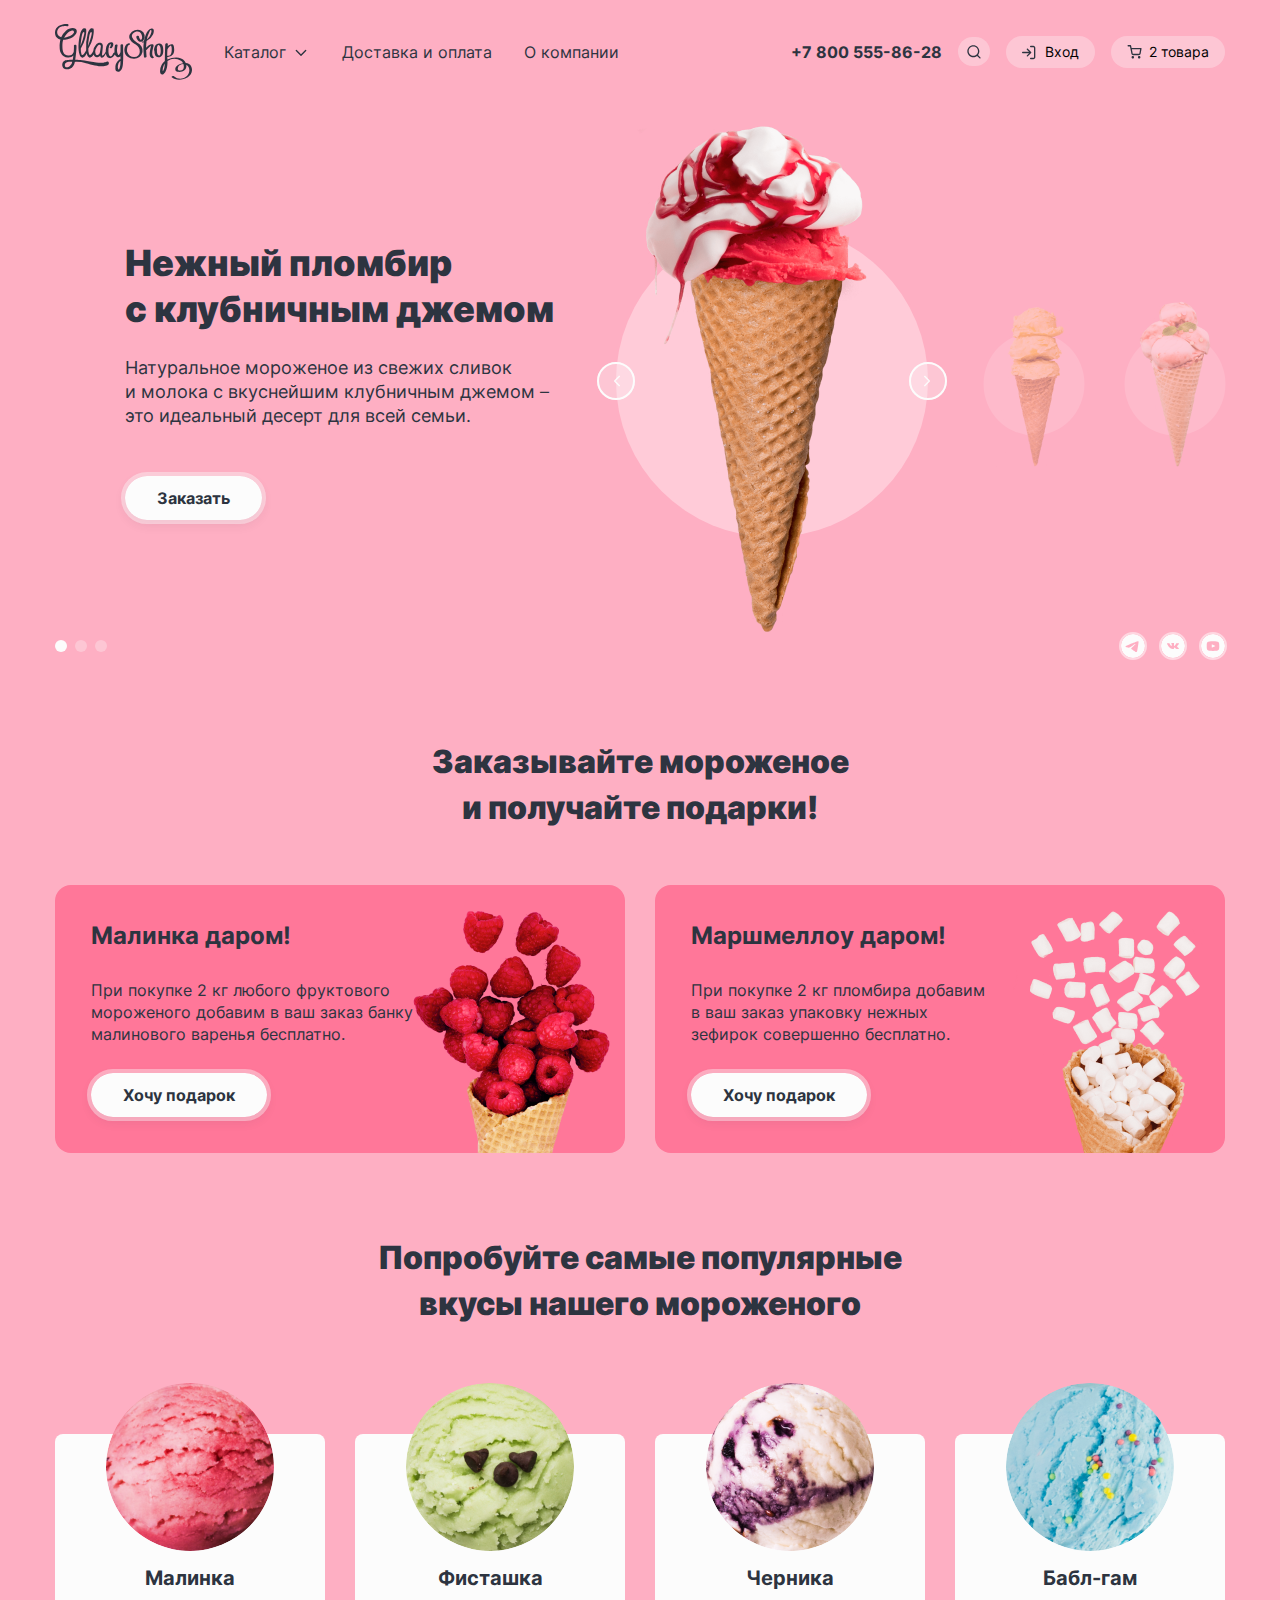
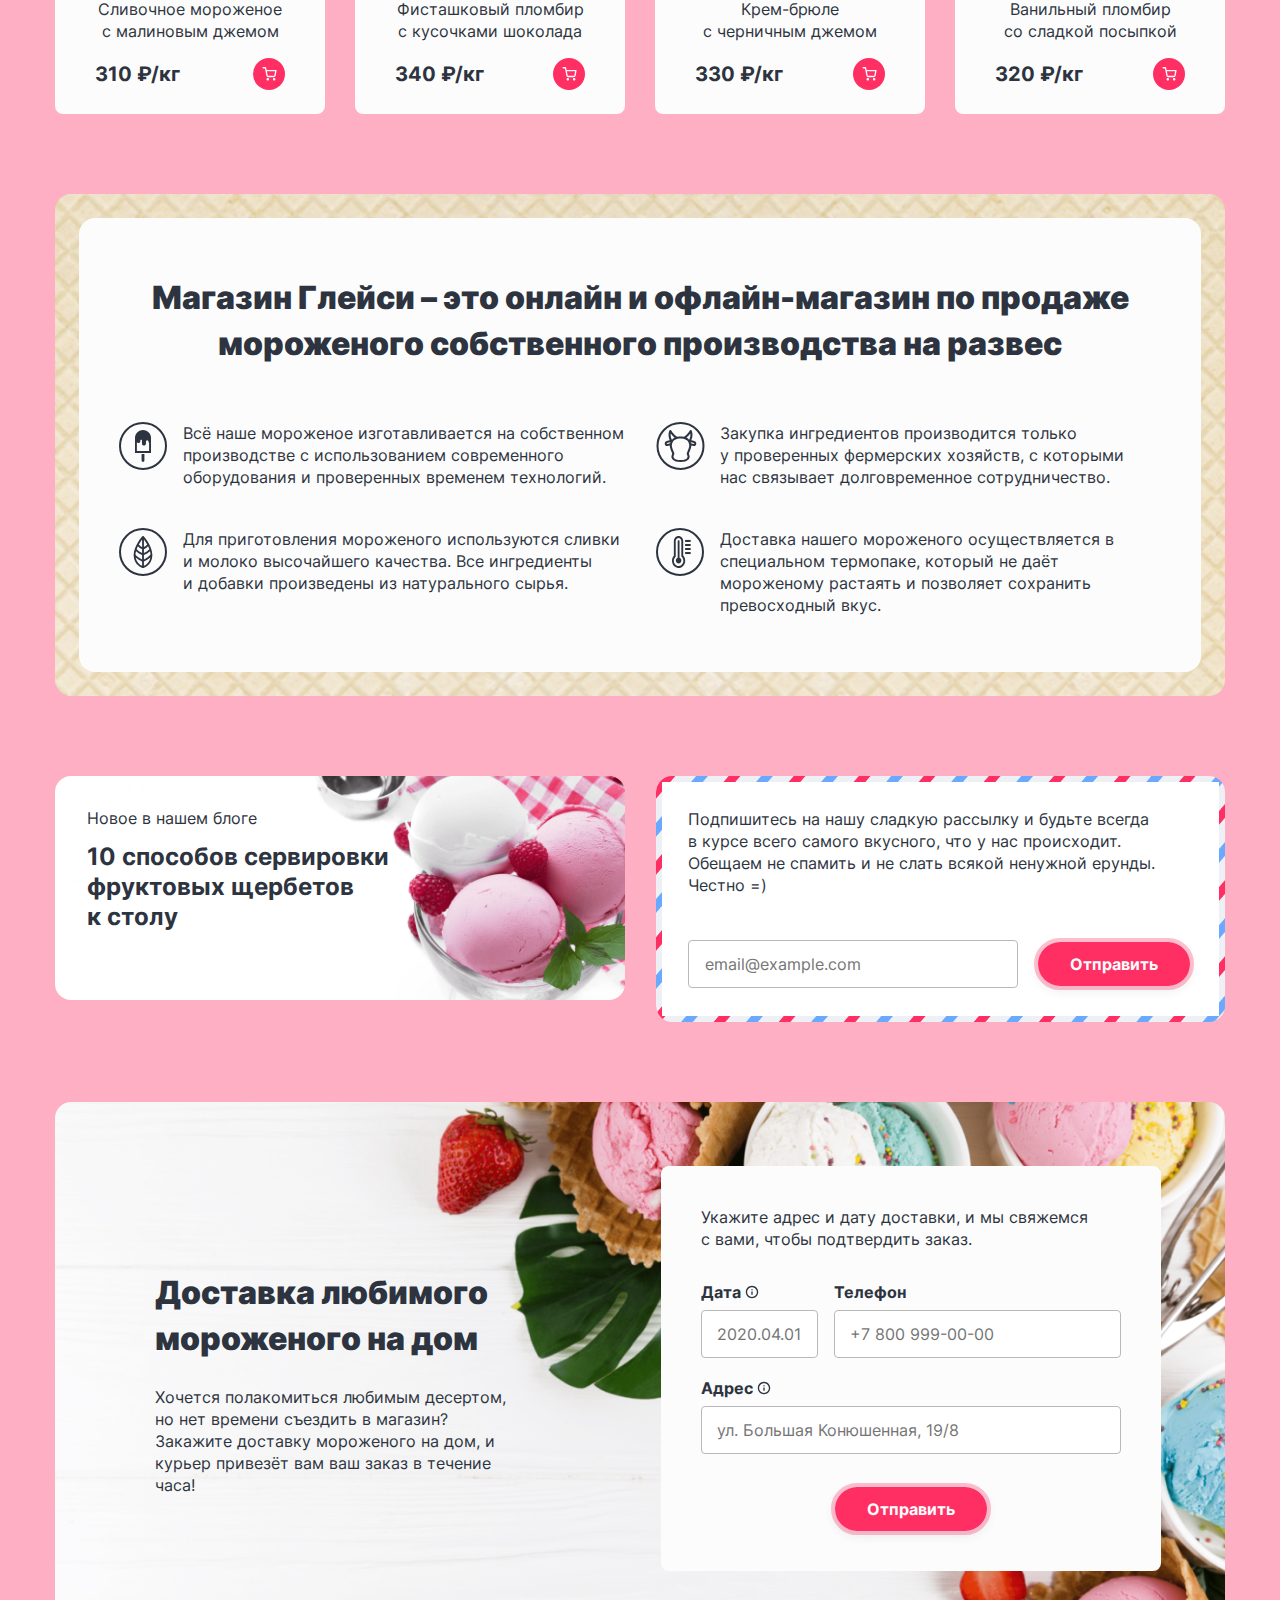
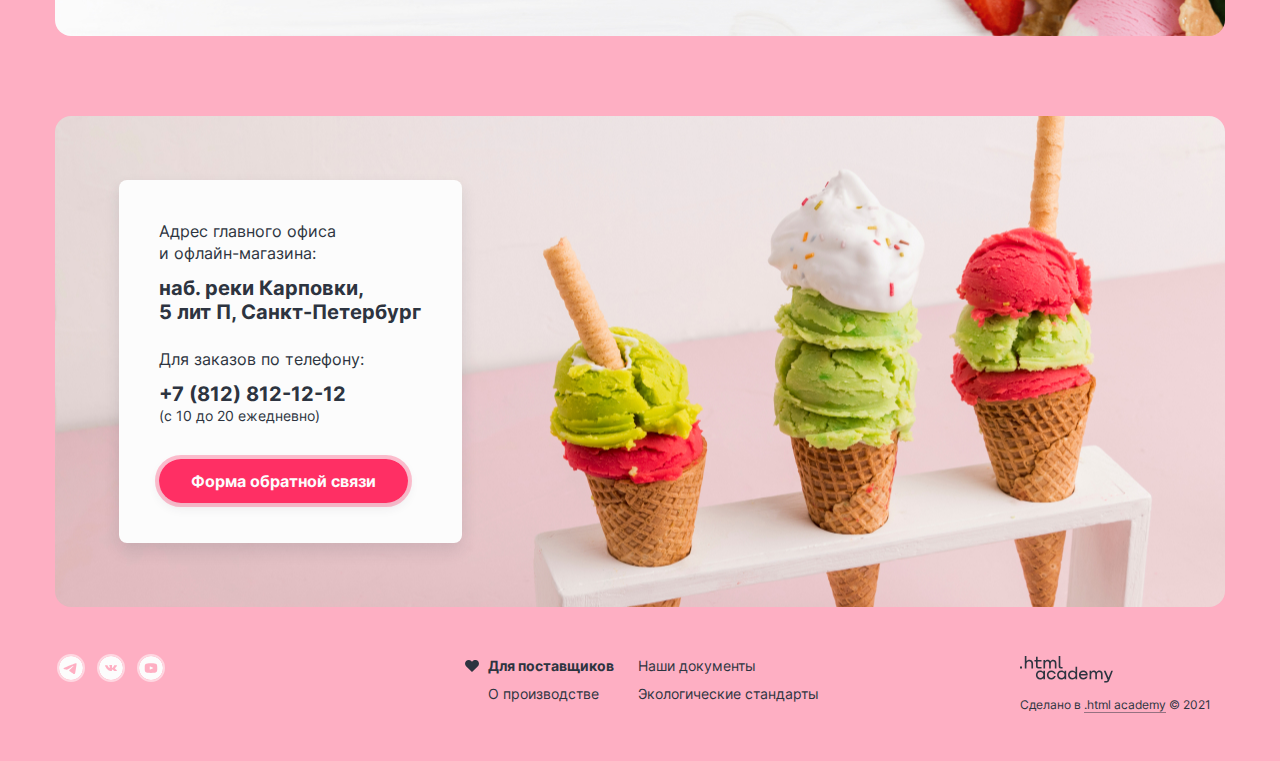
<file: index.html>
<!DOCTYPE html>
<html lang="ru">

  <head>
    <meta charset="utf-8">
    <title>HTML Academy: Глейси</title>
    <link rel="stylesheet" href="styles/styles.css">
    <link rel="icon" href="favicon.ico">
    <link rel="icon" type="image/png" href="./images/favicon.png">
  </head>

  <body>

    <header class="header">
      <a class="logo">
        <svg role="img" aria-label="Логотип интернет-магазина Глэйси." xmlns="http://www.w3.org/2000/svg" width="137"
          height="56" fill="no"><path fill="#2D3440" d="M52.79 37.57a3.45 3.45 0 0 0-1.91.33s-2.68 2.24-15.89-.34c-9.71-1.9-14.76-1.71-14.76-1.71s1.63-11.18 1.18-14.31a.9.9 0 0 0-.93-.81c-.97 0-1.56.37-1.56.89.08 2.11 0 4.23-.22 6.33a5.36 5.36 0 0 1-5.5 3.5c-4.23-.29-5.12-3.35-5.5-5.43-.36-2.08-.58-7.9.53-10.29 0 0 6.38.23 10.39-3.2 4-3.44 3.75-6.4 1.86-7.68-1.9-1.27-6.34-1.05-9.75 2.08A17.33 17.33 0 0 0 6.2 13.2s-5-1.08-3.86-6.34c1.22-5.49 8.69-4.84 8.69-4.84 1.56.3 1.63.44 2.15-.08.51-.51.89-1.86-1.56-1.94C9.17-.08 1.82 1.14.42 6.04c-1.5 5.21 1.27 8.94 5 9.52 0 0-2.04 9.04.48 13.5a7.95 7.95 0 0 0 7.66 4.4c1.47 0 4.07-.81 4.8-2 0 0-.34 3.2-.63 4.36 0 0-6.18-.08-8.12.9-3.28 1.74-2.6 5.83-1.33 7.28 1.07 1.23 4.28 1.9 6.6.8a8.86 8.86 0 0 0 4.95-6.89c3.76-.19 7.52.22 11.15 1.22 5.5 1.65 13.15 3.18 15.44 3.18 2.3 0 7.13-.66 7.42-2.58.16-1.27-.31-1.93-1.05-2.16ZM14.12 7.67s2.92-2.23 4.32-.83a1.93 1.93 0 0 1 .08 2.52c-.59.77-2.14 3.2-9.5 4.4 0 0 2.32-4.07 5.1-6.08Zm.24 34.8s-4.03 2.21-4.45-.78a2.83 2.83 0 0 1 1.46-3.23c.7-.35 1.66-.79 5.86-.64a5.67 5.67 0 0 1-2.87 4.66Z" />
          <path fill="#2D3440" d="M65.51 21.23V27.38c-.07.81-.33 1.59-.76 2.27-.27.5-.63.94-1.05 1.32-.47.4-.79-.51-.96-.9-1.24-2.6-.64-6.09-.16-8.82.22-1.3-2.42-.96-2.62.2-.48 2.32-.65 4.7-.5 7.07a1.66 1.66 0 0 0-1.18.66c-.46.97-1.79 4.2-3.41 2.91-1.18-.9-1.3-3.34-1.43-4.71-.14-1.9.1-3.8.73-5.6-.05.15 1.02-2.53 1.49-1.53a3.26 3.26 0 0 1-.55 2.8c-1.4 1.06.78 1.5 1.62.85 1.6-1.2 2.68-5.1-.06-5.57-3.09-.52-4.84 2.61-5.5 5.1-.34 1.42-.49 2.9-.44 4.36-.42.75-1.87 3.17-2.71 3.58-1 .52-.98-.2-.95-.67.04-.47.48-4.6.73-7.4.2-1.1.05-2.25-.45-3.26-.38-.78-3.56-2.53-6.36.75a10.66 10.66 0 0 0-2.74 6.26l-.63 1.21c-1.34 2.46-3.02 3.5-3.62 1.8-.6-1.79-.82-3.67-.66-5.54A34.51 34.51 0 0 0 37.84 14c1.34-5.96 1.09-8.92.37-9.42-.73-.5-3.79-1.73-5.63 5.6a47.93 47.93 0 0 0-1.42 15.98c-.28.61-.64 1.34-1.1 2.17-1.33 2.46-3 3.5-3.6 1.8-.6-1.79-.81-3.67-.64-5.54a34.51 34.51 0 0 0 4.5-10.51c1.39-6.04 1.11-9 .39-9.5-.72-.5-3.79-1.73-5.62 5.6-1.83 7.32-2.2 15.3-.45 20.67 0 0 .97 3.02 2.77 2.8 1.48-.2 3.25-1.66 4.3-4.4.11.54.26 1.08.43 1.6 0 0 .96 3.02 2.76 2.8 1.22-.15 2.67-1.18 3.69-3.06.63 1.64 2 2.99 3.75 2.68 2.37-.43 2.86-1.72 2.86-1.72s-.04 2.12 1.48 2.12c1.36 0 2.43-.8 3.5-2.82l.7-1.33c.3 1.93 1.1 3.64 2.67 4.32 2.67 1.17 5-1.04 6.37-3.22a3.86 3.86 0 0 0 2.2 2.34 3.32 3.32 0 0 0 3.36-.83v3.14c-.49-.02-.97.11-1.38.38a10.47 10.47 0 0 0-3.73 9.4 2.9 2.9 0 0 0 2.83 2.67c.47 0 .94-.1 1.36-.33 2.76-1.2 3.18-5.36 3.41-7.9.56-6.11.13-12.47.13-18.6 0-1.12-2.59-.6-2.59.33ZM26.93 11.2c.62-2.37 1.19-3.32 1.78-3.32.6 0 .83.64.41 2.68a52.6 52.6 0 0 1-3.64 11.4s.84-8.38 1.45-10.76Zm7.5 0c.61-2.37 1.18-3.32 1.74-3.32.55 0 .83.64.41 2.68-.41 2.05-1.78 7.71-3.64 11.4 0 0 .9-8.38 1.49-10.76Zm11.45 11.15c-.07.52-.4 3.84-.89 5.63-.48 1.79-.81 2.42-2.25 3.04-1.44.61-2.17-1.27-2.17-1.27-1.03-2.86.34-5.37 1.48-7.09 1.14-1.71 2.3-1.86 2.95-1.78a1.2 1.2 0 0 1 .88 1.47Zm19.56 16.1c.06 2.4-.42 4.79-1.4 6.98-.63.13-.9-.1-1.1-1.1a9.63 9.63 0 0 1 0-2.91 8.06 8.06 0 0 1 2.47-4.6c.04.56.04 1.1.03 1.63ZM82.18 18.7a9.59 9.59 0 0 1-5.08-5.37c-1.14-3.42 2.6-5.94 5.58-5.79 2.98.15 4.58 3.24 4.45 6-.05.98-.66 3.18-1.87 2.03a5.7 5.7 0 0 1-1.39-3.24c-.17-1.08-2.76-.44-2.58.7.52 3.27 4.03 6.87 7.04 3.45A6.59 6.59 0 0 0 86 6.43a9.08 9.08 0 0 0-11.15 3.88c-2.43 4.33 2.44 8.57 5.9 10.12C86.3 23.41 86.5 33 79.13 33.06a7.4 7.4 0 0 1-6.85-5.02c-.5-1.5-.25-6.75 1.78-7.15 1.61-.32 1.18-1.8-.4-1.52-3.3.65-4.52 4.93-4.2 7.93.52 4.77 4.97 7.45 9.46 7.41a8.5 8.5 0 0 0 8.58-6.75 8.4 8.4 0 0 0-5.32-9.26Z" />
          <path fill="#2D3440" d="M98.73 32.9c-2.54-1.39-1.09-6.76-.7-8.83.24-1.33 1.37-3.39-.44-3.85-2.13-.51-4.66 1.52-6.49 3.46 0-2.24.17-4.48.5-6.7a13.9 13.9 0 0 0 6.39-6.6c1.16-2.33 1.72-7.16-2.2-5.74-3.55 1.25-4.77 5.36-5.89 8.66a26.93 26.93 0 0 0-.97 3.91c-.35.15-.72.28-1.08.4-1.48.46-1.29 1.25.2.79l.73-.23c-.71 5.01-.23 10.27.22 15.2 0 .48 2.67 0 2.58-.7-.2-2.2-.37-4.4-.44-6.58.22-.06.4-.18.56-.35a20.1 20.1 0 0 1 3.56-3.51l.41-.3c.6-.48.71-.49.34 0-.14.85-.32 1.7-.55 2.52-.5 2.69-1.9 7.96 1.2 9.65.66.34 3.06-.67 2.07-1.2Zm-5.78-21.56c.27-.8.64-1.58.98-2.35.42-.96 1.54-4.26 2.35-2.68.65 1.26-.38 3.33-.83 4.53a10.63 10.63 0 0 1-3.56 4.74c.26-1.43.61-2.85 1.06-4.24Z" />
          <path fill="#2D3440" d="M108.3 26.64c0-2.95-.33-6.72-3.83-7.03-3.84-.35-5.34 3.68-5.4 6.7a.53.53 0 0 0 .32.5c0 2.82.67 6.5 4.01 6.44 3.72-.06 4.9-3.32 4.9-6.61Zm-4.45 4.9c-2.18-.9-1.98-4.66-1.84-6.48a.48.48 0 0 0-.21-.47c.27-1.79.96-4.47 2.55-3.14 1.26 1.1 1.29 3.71 1.35 5.22.05 1.06-.08 5.53-1.84 4.87h-.01ZM136.35 42.78c-1-2.58-3.2-3.58-5.6-3.69-.27-.65-.61-1.27-1.01-1.86-3.48-5.17-11.75-4.47-17.35-1.78 0-.82-.08-1.63-.11-2.45a6.49 6.49 0 0 0 5.8-2.68c1.48-2.14 1.27-5.93.68-8.32-.55-2.26-2.74-1.86-4.39-1.1-.6.28-1.16.66-1.66 1.12 0-.6.1-1.2.15-1.79.1-1.37-2.53-1.03-2.62.2-.41 5.53-.27 11.04-.4 16.57a13.2 13.2 0 0 0-4.77 10.81c0 2.03 1.72 3.58 3.56 2.13 2.57-1.98 3.36-5.93 3.71-8.94.15-1.35.2-2.7.14-4.05a12.43 12.43 0 0 1 13.54-.1 6.2 6.2 0 0 1 2.02 2.42c-1.42.26-2.8.7-4.11 1.33-1.53.73-3.79 2.47-3.68 4.4a2.69 2.69 0 0 0 2.04 2.69.8.8 0 0 0 .25.08c5.47.9 9.54-2.35 8.76-6.92 2.67 1.46 3.66 4.84 2.71 7.74-2.13 6.53-10.32 7.99-15.09 3.62-.52-.46-2.84.52-2.43.9 6.9 6.32 24.06.47 19.86-10.33Zm-26.66-1.58a13.92 13.92 0 0 1-1.02 4.6c-.22.48-.46.96-.72 1.42 0 0-.23.06-.28-.64 0-2.5.72-4.96 2.09-7.06l-.07 1.68Zm2.78-15.98a.7.7 0 0 0 .14-.15c.48-.8 1.04-1.56 1.69-2.24.47-.54 1-1 1.61-1.36.29.14.58.9.69 1.9.27 2.49.39 9.04-3.51 8.42-.3-.02-.6.04-.9.15 0-2.27.12-4.49.28-6.72Zm11.65 21.23h-.05c-1.5-.35-1.34-1.78-1.14-2.75.43-2.26 3.18-3.48 5.44-3.58 1.15 3.22.26 7.08-4.25 6.33Z" />
        </svg>
      </a>
      <nav class="navigation">
        <div class="catalog-wrapper">
          <button class="navigation-item catalog" type="button">Каталог</button>
          <ul class="catalog-list hidden">
            <li class="catalog-item">
              <a class="catalog-link new" href="#">Новинки</a>
            </li>
            <li class="catalog-item">
              <a class="catalog-link" href="creamy-ice-cream.html">Сливочное</a>
            </li>
            <li class="catalog-item">
              <a class="catalog-link" href="#">Щербеты</a>
            </li>
            <li class="catalog-item">
              <a class="catalog-link" href="#">Фруктовый лед</a>
            </li>
            <li class="catalog-item">
              <a class="catalog-link" href="#">Мелорин</a>
            </li>
          </ul>
        </div>
        <a class="navigation-item delivery-payment" href="#">Доставка и оплата</a>
        <a class="navigation-item about-company" href="#">О компании</a>
      </nav>
      <div class="user-navigation">
        <a class="user contacts-phone" href="tel:+78005558628">+7 800 555-86-28</a>
        <div class="search-wrapper">
          <a class="user search" href="#"></a>
          <form class="search-form hidden" action="https://echo.htmlacademy.ru/" method="get">
            <label class="visually-hidden" for="search-label">Поиск по сайту.</label>
            <input class="search-input" placeholder="Поиск по сайту" type="text" name="site-search" required id="search-label">
            <button class="search-reset hidden" type="reset"><span class="visually-hidden">Очистить поиск</span></button>
          </form>
        </div>
        <div class="user-navigation-wrapper">
          <button class="user entrance" type="button"><span class="visually-hidden">Личный кабинет.</span>Вход</button>
          <form class="personal-account hidden" action="https://echo.htmlacademy.ru/" method="post">
            <span>Личный кабинет</span>
            <div class="username-wrapper">
              <label class="visually-hidden" for="username">введите почту</label>
              <input class="username" id="username" name="username" required type="text" placeholder="email@example.com">
            </div>
            <div class="password-wrapper">
              <label class="visually-hidden" for="password">введите пароль</label>
              <input class="password" id="password" name="password" required type="password" placeholder="••••••">
            </div>
            <div class="login-wrapper">
              <button class="button-additional login" type="submit">Войти</button>
              <a class="password-recovery" href="#">Забыли пароль?</a>
              <a class="registration" href="#">Регистрация</a>
            </div>
          </form>
        </div>
        <div class="basket-wrapper">
          <button class="user basket " type="button"><!-- empty-пустая корзина -->
            <span class="visually-hidden">Корзина покупок.</span>2 товара
          </button>
          <div class="basket-popover hidden">
            <span class="basket-head">Корзина</span>
            <ul class="shopping-list">
              <li class="basket-products-item raspberry">
                <a class="basket-products-link" href="#">Малинка<span>1 кг х 310 ₽</span></a>
                <span class="price"><b>310</b> ₽</span>
                <button class="basket-products-delete" type="button"><span
                    class="visually-hidden">Удалить</span></button>
              </li>
              <li class="basket-products-item bubble-gum">
                <a class="basket-products-link" href="#">Бабл-гам<span>1,5 кг х 320 ₽</span></a>
                <span class="price"><b>480</b> ₽</span>
                <button class="basket-products-delete" type="button">
                  <span class="visually-hidden">Удалить</span>
                </button>
              </li>
            </ul>
            <a class="button-additional order" href="#">Оформить заказ</a>
            <span class="total-amount">Итого: <b>790</b> ₽</span>
          </div>
        </div>
      </div>
    </header>


    <main class="main">
      <h1 class="visually-hidden">Магазин Глейси – мороженое собственного производства на развес.</h1>
      <section class="best-offers">
        <h2 class="visually-hidden">Лучшие предложения</h2>
        <section class="slider">
          <h3 class="visually-hidden">Любимые вкусы!</h3>
          <ul class="slider-list">
            <li class="active-slide">
              <div class="slide-description-wrapper">
                <h4 class="slide-title">Нежный пломбир<br>с клубничным джемом</h4>
                <p class="slide-description">Натуральное мороженое из свежих сливок<br>и молока с вкуснейшим клубничным джемом – это идеальный десерт для всей семьи.</p>
                <a class="slide button-main" href="#">Заказать</a>
              </div>
              <div class="slide-image-wrapper">
                <img class="slide-image" src="/images/index/ice-cream-with-strawberry-jam.png" alt="Нежный пломбир с клубничным джемом." width="306" height="507">
              </div>
            </li>
            <li class="previous">
              <div class="slide-description-wrapper">
                <h4 class="slide-title">Сливочное мороженое со вкусом банана</h4>
                <p class="slide-description">Сливочное мороженое с ярким банановым вкусом подарит вам свежесть и наслаждение даже в самый жаркий летний день.</p>
                <a class="slide button-main" href="#">Заказать</a>
              </div>
              <div class="slide-image-wrapper">
                <img class="slide-image" src="/images/index/creamy-banana-flavored-ice-cream.png" alt="Сливочное мороженое со вкусом банана." width="306" height="507">
              </div>
            </li>
            <li class="following">
              <div class="slide-description-wrapper">
                <h4 class="slide-title">Карамельный пломбир с маршмеллоу</h4>
                <p class="slide-description">Необычный сладкий десерт с карамельным топпингом и кусочками зефира завоюет сердца сладкоежек всех возрастов.</p>
                <a class="slide button-main" href="#">Заказать</a>
              </div>
              <div class="slide-image-wrapper">
                <img class="slide-image" src="/images/index/caramel-sundae-with-marshmallows.png" alt="Нежный пломбир с клубничным джемом." width="306" height="507">
              </div>
            </li>
          </ul>
          <button class="slider-button previous" type="button">
            <span class="visually-hidden">Предыдущее мороженка</span>
          </button>
          <button class="slider-button following" type="button">
            <span class="visually-hidden">Следующее мороженка</span>
          </button>
          <ol class="slider-pagination">
            <li class="slider-pagination-item">
              <button class="slider-pagination-button slider-pagination-button-current" type="button">
                <span class="visually-hidden">Нежный пломбир с клубничным джемом</span>
              </button>
            </li>
            <li class="slider-pagination-item">
              <button class="slider-pagination-button" type="button">
                <span class="visually-hidden">Сливочное мороженое со вкусом банана</span>
              </button>
            </li>
            <li class="slider-pagination-item">
              <button class="slider-pagination-button" type="button">
                <span class="visually-hidden">Карамельный пломбир с маршмеллоу</span>
              </button>
            </li>
          </ol>
          <div class="social-list-wrap">
            <span class="visually-hidden">Мы в соц сетях</span>
            <ul class="social-list">
              <li class="social-item">
                <a class="social-link telegram" href="https://t.me/htmlacademy">
                  <span class="visually-hidden">Телеграмм</span>
                </a>
              </li>
              <li class="social-item">
                <a class="social-link vk" href="https://www.youtube.com/user/htmlacademyru">
                  <span class="visually-hidden">В контакте</span>
                </a>
              </li>
              <li class="social-item">
                <a class="social-link youtube" href="https://twitter.com/htmlacademy_ru">
                  <span class="visually-hidden">Ютуб</span>
                </a>
              </li>
            </ul>
          </div>
        </section>
        <section>
          <h3 class="present-heading">Заказывайте мороженое<br>и получайте подарки!</h3>
          <ul class="present-wrap">
            <li class="present malinka-for-free">
              <h4>Малинка даром!</h4>
              <p>При покупке 2 кг любого фруктового мороженого добавим в ваш заказ банку малинового варенья бесплатно.</p>
              <a class="button-main present-button" href="#">Хочу подарок</a>
            </li>
            <li class="present marshmallow-for-free">
              <h4>Маршмеллоу даром!</h4>
              <p>При покупке 2 кг пломбира добавим<br>в ваш заказ упаковку нежных<br>зефирок совершенно бесплатно.</p>
              <a class="button-main present-button" href="#">Хочу подарок</a>
            </li>
          </ul>
        </section>
        <section>
          <h3 class="popular-flavors-heading">Попробуйте самые популярные<br>вкусы нашего мороженого</h3>
          <ul class="popular-flavors-list">
            <li class="product-card">
              <a class="product-card-link" href="#">
                <img class="product-card-image" src="/images/catalog/raspberry.png" width="168" height="168" alt="">
                <h4 class="product-card-title">Малинка</h4>
                <p>Сливочное мороженое с малиновым джемом</p>
                <span class="product-card-price">310 ₽/кг</span>
              </a>
              <button class="button-product" type="button"><span class="visually-hidden">Положить в корзину</span></button>
            </li>
            <li class="product-card">
              <a class="product-card-link" href="#">
                <img class="product-card-image" src="/images/catalog/pistachio.png" width="168" height="168" alt="">
                <h4 class="product-card-title">Фисташка</h4>
                <p>Фисташковый пломбир с кусочками шоколада</p>
                <span class="product-card-price">340 ₽/кг</span>
              </a>
              <button class="button-product" type="button"><span class="visually-hidden">Положить в корзину</span></button>
            </li>
            <li class="product-card">
              <a class="product-card-link" href="#">
                <img class="product-card-image" src="/images/catalog/blueberry.png" width="168" height="168" alt="">
                <h4 class="product-card-title">Черника</h4>
                <p>Крем-брюле<br>с черничным джемом</p>
                <span class="product-card-price">330 ₽/кг</span>
              </a>
              <button class="button-product" type="button"><span class="visually-hidden">Положить в корзину</span></button>
            </li>
            <li class="product-card">
              <a class="product-card-link" href="#">
                <img class="product-card-image" src="/images/catalog/bubble-gum.png" width="168" height="168" alt="">
                <h4 class="product-card-title">Бабл-гам</h4>
                <p>Ванильный пломбир<br>со сладкой посыпкой</p>
                <span class="product-card-price">320 ₽/кг</span>
              </a>
              <button class="button-product" type="button"><span class="visually-hidden">Положить в корзину</span></button>
            </li>
          </ul>
        </section>
      </section>
      <section class="advantage">
        <h2 class="visually-hidden">Наши преимущества</h2>
        <div class="advantage-wrapper">
          <b>Магазин Глейси – это онлайн и офлайн-магазин по продаже мороженого собственного производства на развес</b>
          <ul class="advantage-list">
            <li>Всё наше мороженое изготавливается на собственном производстве с использованием современного оборудования и проверенных временем технологий.</li>
            <li>Закупка ингредиентов производится только<br>у проверенных фермерских хозяйств, с которыми<br>нас связывает долговременное сотрудничество.</li>
            <li>Для приготовления мороженого используются сливки и молоко высочайшего качества. Все ингредиенты<br>и добавки произведены из натурального сырья.</li>
            <li>Доставка нашего мороженого осуществляется в специальном термопаке, который не даёт мороженому растаять и позволяет сохранить превосходный вкус.</li>
          </ul>
        </div>
      </section>
      <div class="block-newsletter-wrapper">
        <section class="block">
          <h2 class="visually-hidden">Блог</h2>
            <b>Новое в нашем блоге</b>
            <a class="block-link" href="#">10 способов сервировки фруктовых щербетов<br>к столу</a>
        </section>
        <section class="newsletter">
          <h2 class="visually-hidden">Подписка на рассылку</h2>
          <div class="newsletter-wrap">
            <p>Подпишитесь на нашу сладкую рассылку и будьте всегда<br>в курсе всего самого вкусного, что у нас происходит. Обещаем не спамить и не слать всякой ненужной ерунды. Честно =)</p>
            <form class="newsletter-form" action="https://echo.htmlacademy.ru/" method="post">
              <label class="visually-hidden" for="newsletter-email">Email</label>
              <input class="field" placeholder="email@example.com" type="email" name="newsletter-email" id="newsletter-email" required>
              <button class="button-additional" type="submit">Отправить</button>
            </form>
          </div>
        </section>
      </div>
      <section class="delivery">
        <h2>Доставка любимого мороженого на дом</h2>
        <p>Хочется полакомиться любимым десертом,<br>но нет времени съездить в магазин? Закажите доставку мороженого на дом, и курьер привезёт вам ваш заказ в течение часа!</p>
        <form class="delivery-form" action="https://echo.htmlacademy.ru/" method="post">
          <p>Укажите адрес и дату доставки, и мы свяжемся<br>с вами, чтобы подтвердить заказ.</p>
          <div class="form-element date">
            <label class="delivery-label date" for="date">Дата
              <span class="tooltip">Введите дату доставки</span>
            </label>
            <input id="date" type="text" name="date" placeholder="2020.04.01" required>
          </div>
          <div class="form-element tel">
            <label class="delivery-label tel" for="tel">Телефон</label>
            <input id="tel" type="tel" name="tel" placeholder="+7 800 999-00-00" required>
          </div>
          <div class="form-element text">
            <label class="delivery-label text" for="address">Адрес
              <span class="tooltip">Введите название улицы, дома и квартиры</span>
            </label>
            <input id="address" type="text" name="address" placeholder="ул. Большая Конюшенная, 19/8" required>
          </div>
          <button class="button-additional" type="submit">Отправить</button>
        </form>
      </section>
      <section class="contacts">
        <div class="contacts-wrapper">
          <h2 class="visually-hidden">Контакты</h2>
          <address class="address">Адрес главного офиса<br>и офлайн-магазина:
            <b>наб. реки Карповки,<br>5 лит П, Санкт-Петербург</b> Для заказов по телефону:
            <a class="contacts-phone" href="tel:+78128121212">+7 (812) 812-12-12</a>
            <p>(с 10 до 20 ежедневно)</p>
          </address>
          <a class="button-additional feedback" href="#modal-open">Форма обратной связи</a>
        </div>
      </section>
    </main>
    <footer class="footer">
      <div class="social-wrapper-footer">
        <span class="visually-hidden">Мы в соц сетях</span>
        <ul class="social-list">
          <li class="social-item">
            <a class="social-link telegram" href="https://t.me/htmlacademy">
              <span class="visually-hidden">Телеграмм</span>
            </a>
          </li>
          <li class="social-item">
            <a class="social-link vk" href="https://www.youtube.com/user/htmlacademyru">
              <span class="visually-hidden">В контакте</span>
            </a>
          </li>
          <li class="social-item">
            <a class="social-link youtube" href="https://twitter.com/htmlacademy_ru">
              <span class="visually-hidden">Ютуб</span>
            </a>
          </li>
        </ul>
      </div>
      <div class="info-wrapper">
        <span class="visually-hidden">Дополнительная информация</span>
        <ul class="info">
          <li><a class="info-link love" href="#">Для поставщиков</a></li>
          <li><a class="info-link" href="#">Наши документы</a></li>
          <li><a class="info-link" href="#">О производстве</a></li>
          <li><a class="info-link" href="#">Экологические стандарты</a></li>
        </ul>
      </div>
      <div class="made-in">
        <a class="logo-htmlacademy" href="https://htmlacademy.ru/">
          <img src="images/index/logo-htmlacademy.svg" alt="Логотип HTML academy" width="93" height="27">
        </a>
        <span>Сделано в <a class="link-htmlacademy" href="https://htmlacademy.ru/">.html academy</a> © 2021</span>
      </div>
    </footer>

    <div id="modal-open" class="modal-feedback-container">
      <div class="modal-feedback">
        <h2 class="visually-hidden">Форма обратной связи</h2>
        <button class="modal-close-button" type="button">
          <span class="visually-hidden">Закрыть форму</span>
        </button>
        <span class="modal-title">Мы обязательно ответим вам!</span>
        <form class="modal-form" action="https://echo.htmlacademy.ru/" method="post">
          <span class="visually-hidden">
            <label class="name" for="name">Имя и фамилия:</label>
          </span>
          <input class="input-modal" id="name" type="text" name="name" placeholder="Имя и фамилия" required>
          <span class="visually-hidden">
            <label class="mail" for="mail">Ваш e-mail:</label>
          </span>
          <input class="input-modal" id="mail" type="email" name="mail" placeholder="email@example.com" required>
          <span class="visually-hidden">
            <label class="request" for="request">Что нужно привезти:</label>
          </span>
          <textarea class="input-modal request" id="request" required name="request" placeholder="В свободной форме"></textarea>
          <button class="button-additional" type="submit">Отправить</button>
        </form>
      </div>
    </div>

  </body>
</html>
</file>
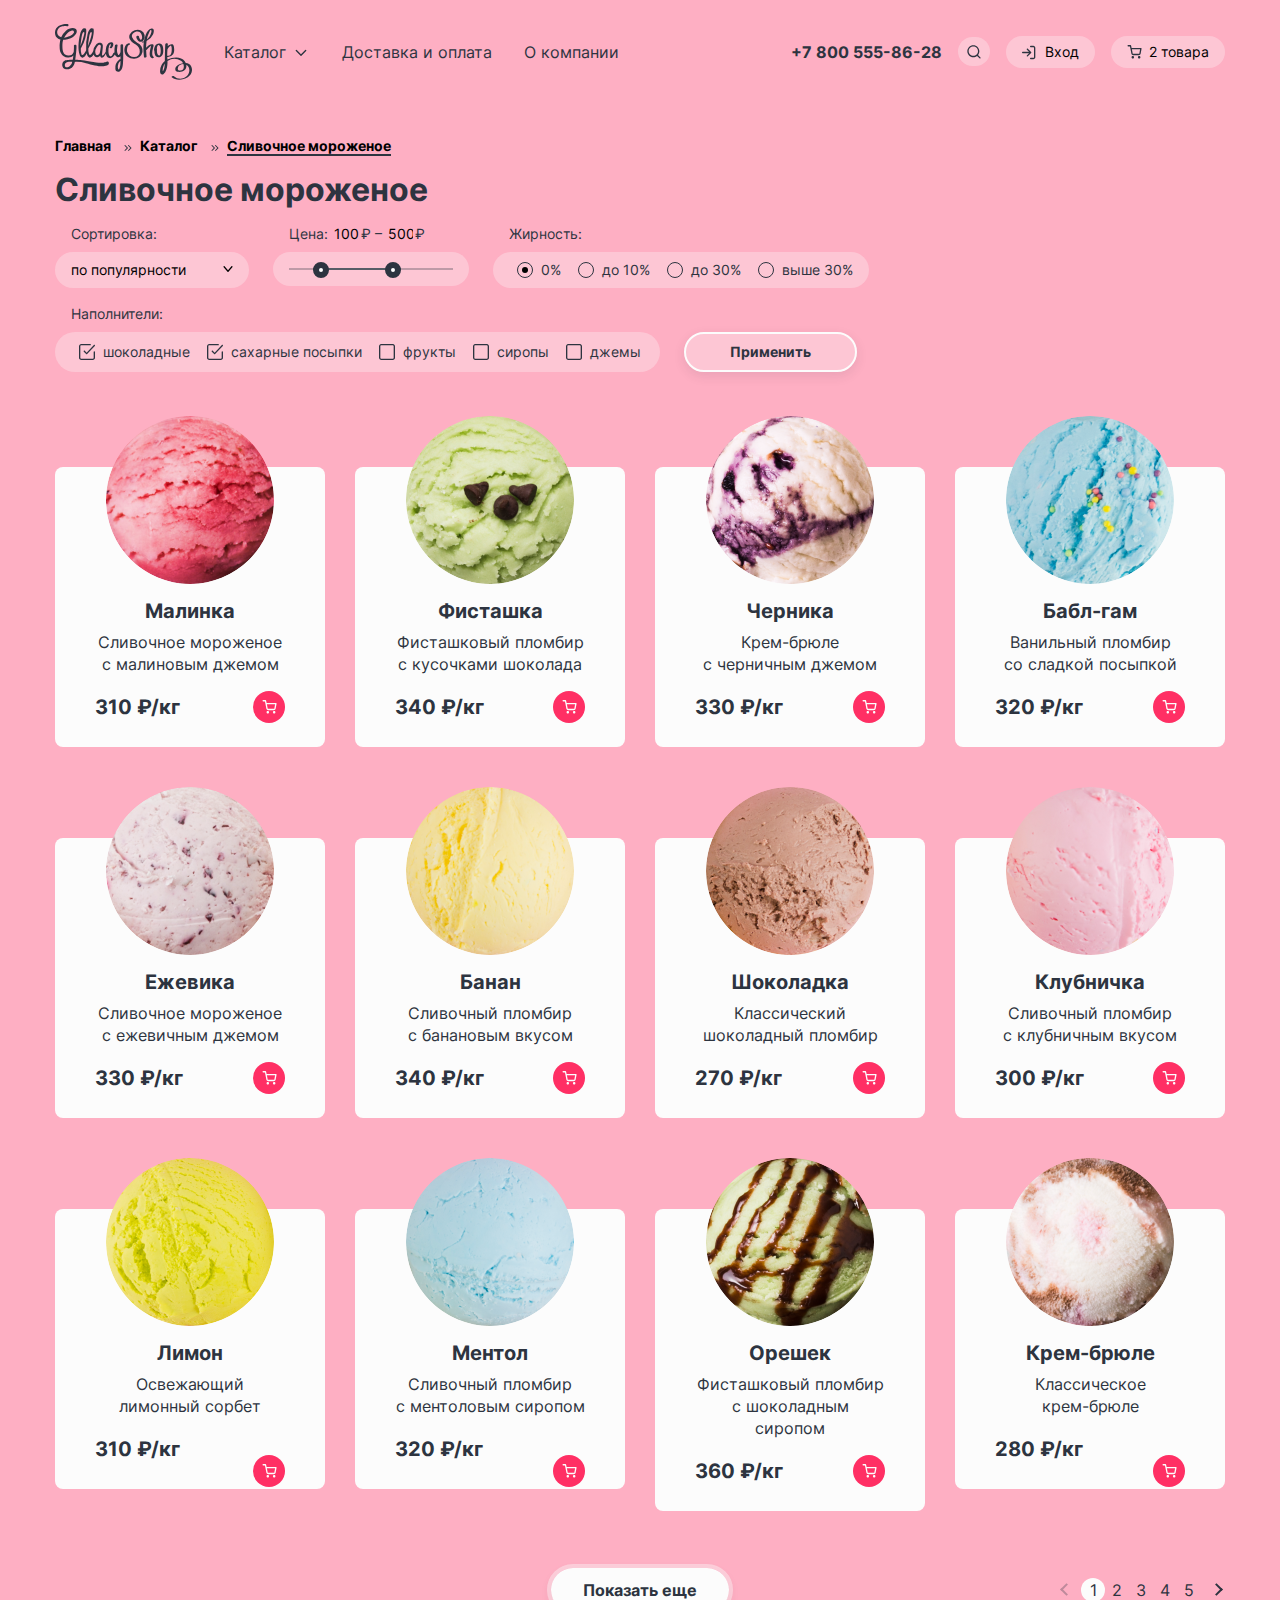
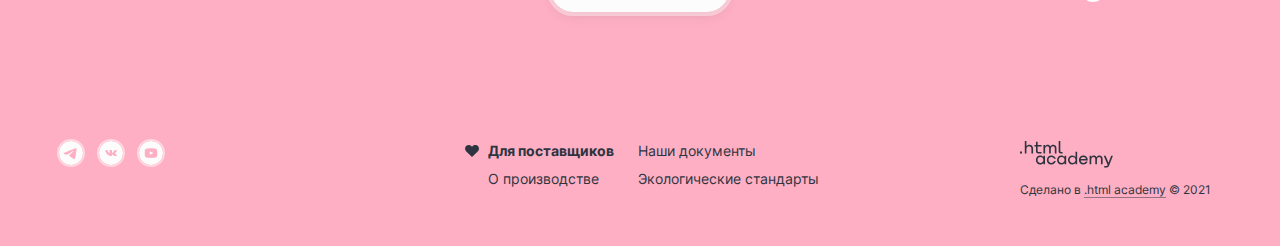
<file: creamy-ice-cream.html>
<!DOCTYPE html>
<html lang="ru">

  <head>
    <meta charset="utf-8">
    <title>HTML Academy: Глейси</title>
    <link rel="stylesheet" href="styles/styles.css">
    <link rel="icon" href="favicon.ico">
    <link rel="icon" type="image/png" href="./images/favicon.png">
  </head>

  <body>

    <header class="header">
      <a class="logo" href="index.html">
        <svg role="img" aria-label="Логотип интернет-магазина Глэйси." xmlns="http://www.w3.org/2000/svg" width="137" height="56" fill="no">
          <path fill="#2D3440" d="M52.79 37.57a3.45 3.45 0 0 0-1.91.33s-2.68 2.24-15.89-.34c-9.71-1.9-14.76-1.71-14.76-1.71s1.63-11.18 1.18-14.31a.9.9 0 0 0-.93-.81c-.97 0-1.56.37-1.56.89.08 2.11 0 4.23-.22 6.33a5.36 5.36 0 0 1-5.5 3.5c-4.23-.29-5.12-3.35-5.5-5.43-.36-2.08-.58-7.9.53-10.29 0 0 6.38.23 10.39-3.2 4-3.44 3.75-6.4 1.86-7.68-1.9-1.27-6.34-1.05-9.75 2.08A17.33 17.33 0 0 0 6.2 13.2s-5-1.08-3.86-6.34c1.22-5.49 8.69-4.84 8.69-4.84 1.56.3 1.63.44 2.15-.08.51-.51.89-1.86-1.56-1.94C9.17-.08 1.82 1.14.42 6.04c-1.5 5.21 1.27 8.94 5 9.52 0 0-2.04 9.04.48 13.5a7.95 7.95 0 0 0 7.66 4.4c1.47 0 4.07-.81 4.8-2 0 0-.34 3.2-.63 4.36 0 0-6.18-.08-8.12.9-3.28 1.74-2.6 5.83-1.33 7.28 1.07 1.23 4.28 1.9 6.6.8a8.86 8.86 0 0 0 4.95-6.89c3.76-.19 7.52.22 11.15 1.22 5.5 1.65 13.15 3.18 15.44 3.18 2.3 0 7.13-.66 7.42-2.58.16-1.27-.31-1.93-1.05-2.16ZM14.12 7.67s2.92-2.23 4.32-.83a1.93 1.93 0 0 1 .08 2.52c-.59.77-2.14 3.2-9.5 4.4 0 0 2.32-4.07 5.1-6.08Zm.24 34.8s-4.03 2.21-4.45-.78a2.83 2.83 0 0 1 1.46-3.23c.7-.35 1.66-.79 5.86-.64a5.67 5.67 0 0 1-2.87 4.66Z" />
          <path fill="#2D3440" d="M65.51 21.23V27.38c-.07.81-.33 1.59-.76 2.27-.27.5-.63.94-1.05 1.32-.47.4-.79-.51-.96-.9-1.24-2.6-.64-6.09-.16-8.82.22-1.3-2.42-.96-2.62.2-.48 2.32-.65 4.7-.5 7.07a1.66 1.66 0 0 0-1.18.66c-.46.97-1.79 4.2-3.41 2.91-1.18-.9-1.3-3.34-1.43-4.71-.14-1.9.1-3.8.73-5.6-.05.15 1.02-2.53 1.49-1.53a3.26 3.26 0 0 1-.55 2.8c-1.4 1.06.78 1.5 1.62.85 1.6-1.2 2.68-5.1-.06-5.57-3.09-.52-4.84 2.61-5.5 5.1-.34 1.42-.49 2.9-.44 4.36-.42.75-1.87 3.17-2.71 3.58-1 .52-.98-.2-.95-.67.04-.47.48-4.6.73-7.4.2-1.1.05-2.25-.45-3.26-.38-.78-3.56-2.53-6.36.75a10.66 10.66 0 0 0-2.74 6.26l-.63 1.21c-1.34 2.46-3.02 3.5-3.62 1.8-.6-1.79-.82-3.67-.66-5.54A34.51 34.51 0 0 0 37.84 14c1.34-5.96 1.09-8.92.37-9.42-.73-.5-3.79-1.73-5.63 5.6a47.93 47.93 0 0 0-1.42 15.98c-.28.61-.64 1.34-1.1 2.17-1.33 2.46-3 3.5-3.6 1.8-.6-1.79-.81-3.67-.64-5.54a34.51 34.51 0 0 0 4.5-10.51c1.39-6.04 1.11-9 .39-9.5-.72-.5-3.79-1.73-5.62 5.6-1.83 7.32-2.2 15.3-.45 20.67 0 0 .97 3.02 2.77 2.8 1.48-.2 3.25-1.66 4.3-4.4.11.54.26 1.08.43 1.6 0 0 .96 3.02 2.76 2.8 1.22-.15 2.67-1.18 3.69-3.06.63 1.64 2 2.99 3.75 2.68 2.37-.43 2.86-1.72 2.86-1.72s-.04 2.12 1.48 2.12c1.36 0 2.43-.8 3.5-2.82l.7-1.33c.3 1.93 1.1 3.64 2.67 4.32 2.67 1.17 5-1.04 6.37-3.22a3.86 3.86 0 0 0 2.2 2.34 3.32 3.32 0 0 0 3.36-.83v3.14c-.49-.02-.97.11-1.38.38a10.47 10.47 0 0 0-3.73 9.4 2.9 2.9 0 0 0 2.83 2.67c.47 0 .94-.1 1.36-.33 2.76-1.2 3.18-5.36 3.41-7.9.56-6.11.13-12.47.13-18.6 0-1.12-2.59-.6-2.59.33ZM26.93 11.2c.62-2.37 1.19-3.32 1.78-3.32.6 0 .83.64.41 2.68a52.6 52.6 0 0 1-3.64 11.4s.84-8.38 1.45-10.76Zm7.5 0c.61-2.37 1.18-3.32 1.74-3.32.55 0 .83.64.41 2.68-.41 2.05-1.78 7.71-3.64 11.4 0 0 .9-8.38 1.49-10.76Zm11.45 11.15c-.07.52-.4 3.84-.89 5.63-.48 1.79-.81 2.42-2.25 3.04-1.44.61-2.17-1.27-2.17-1.27-1.03-2.86.34-5.37 1.48-7.09 1.14-1.71 2.3-1.86 2.95-1.78a1.2 1.2 0 0 1 .88 1.47Zm19.56 16.1c.06 2.4-.42 4.79-1.4 6.98-.63.13-.9-.1-1.1-1.1a9.63 9.63 0 0 1 0-2.91 8.06 8.06 0 0 1 2.47-4.6c.04.56.04 1.1.03 1.63ZM82.18 18.7a9.59 9.59 0 0 1-5.08-5.37c-1.14-3.42 2.6-5.94 5.58-5.79 2.98.15 4.58 3.24 4.45 6-.05.98-.66 3.18-1.87 2.03a5.7 5.7 0 0 1-1.39-3.24c-.17-1.08-2.76-.44-2.58.7.52 3.27 4.03 6.87 7.04 3.45A6.59 6.59 0 0 0 86 6.43a9.08 9.08 0 0 0-11.15 3.88c-2.43 4.33 2.44 8.57 5.9 10.12C86.3 23.41 86.5 33 79.13 33.06a7.4 7.4 0 0 1-6.85-5.02c-.5-1.5-.25-6.75 1.78-7.15 1.61-.32 1.18-1.8-.4-1.52-3.3.65-4.52 4.93-4.2 7.93.52 4.77 4.97 7.45 9.46 7.41a8.5 8.5 0 0 0 8.58-6.75 8.4 8.4 0 0 0-5.32-9.26Z" />
          <path fill="#2D3440" d="M98.73 32.9c-2.54-1.39-1.09-6.76-.7-8.83.24-1.33 1.37-3.39-.44-3.85-2.13-.51-4.66 1.52-6.49 3.46 0-2.24.17-4.48.5-6.7a13.9 13.9 0 0 0 6.39-6.6c1.16-2.33 1.72-7.16-2.2-5.74-3.55 1.25-4.77 5.36-5.89 8.66a26.93 26.93 0 0 0-.97 3.91c-.35.15-.72.28-1.08.4-1.48.46-1.29 1.25.2.79l.73-.23c-.71 5.01-.23 10.27.22 15.2 0 .48 2.67 0 2.58-.7-.2-2.2-.37-4.4-.44-6.58.22-.06.4-.18.56-.35a20.1 20.1 0 0 1 3.56-3.51l.41-.3c.6-.48.71-.49.34 0-.14.85-.32 1.7-.55 2.52-.5 2.69-1.9 7.96 1.2 9.65.66.34 3.06-.67 2.07-1.2Zm-5.78-21.56c.27-.8.64-1.58.98-2.35.42-.96 1.54-4.26 2.35-2.68.65 1.26-.38 3.33-.83 4.53a10.63 10.63 0 0 1-3.56 4.74c.26-1.43.61-2.85 1.06-4.24Z" />
          <path fill="#2D3440" d="M108.3 26.64c0-2.95-.33-6.72-3.83-7.03-3.84-.35-5.34 3.68-5.4 6.7a.53.53 0 0 0 .32.5c0 2.82.67 6.5 4.01 6.44 3.72-.06 4.9-3.32 4.9-6.61Zm-4.45 4.9c-2.18-.9-1.98-4.66-1.84-6.48a.48.48 0 0 0-.21-.47c.27-1.79.96-4.47 2.55-3.14 1.26 1.1 1.29 3.71 1.35 5.22.05 1.06-.08 5.53-1.84 4.87h-.01ZM136.35 42.78c-1-2.58-3.2-3.58-5.6-3.69-.27-.65-.61-1.27-1.01-1.86-3.48-5.17-11.75-4.47-17.35-1.78 0-.82-.08-1.63-.11-2.45a6.49 6.49 0 0 0 5.8-2.68c1.48-2.14 1.27-5.93.68-8.32-.55-2.26-2.74-1.86-4.39-1.1-.6.28-1.16.66-1.66 1.12 0-.6.1-1.2.15-1.79.1-1.37-2.53-1.03-2.62.2-.41 5.53-.27 11.04-.4 16.57a13.2 13.2 0 0 0-4.77 10.81c0 2.03 1.72 3.58 3.56 2.13 2.57-1.98 3.36-5.93 3.71-8.94.15-1.35.2-2.7.14-4.05a12.43 12.43 0 0 1 13.54-.1 6.2 6.2 0 0 1 2.02 2.42c-1.42.26-2.8.7-4.11 1.33-1.53.73-3.79 2.47-3.68 4.4a2.69 2.69 0 0 0 2.04 2.69.8.8 0 0 0 .25.08c5.47.9 9.54-2.35 8.76-6.92 2.67 1.46 3.66 4.84 2.71 7.74-2.13 6.53-10.32 7.99-15.09 3.62-.52-.46-2.84.52-2.43.9 6.9 6.32 24.06.47 19.86-10.33Zm-26.66-1.58a13.92 13.92 0 0 1-1.02 4.6c-.22.48-.46.96-.72 1.42 0 0-.23.06-.28-.64 0-2.5.72-4.96 2.09-7.06l-.07 1.68Zm2.78-15.98a.7.7 0 0 0 .14-.15c.48-.8 1.04-1.56 1.69-2.24.47-.54 1-1 1.61-1.36.29.14.58.9.69 1.9.27 2.49.39 9.04-3.51 8.42-.3-.02-.6.04-.9.15 0-2.27.12-4.49.28-6.72Zm11.65 21.23h-.05c-1.5-.35-1.34-1.78-1.14-2.75.43-2.26 3.18-3.48 5.44-3.58 1.15 3.22.26 7.08-4.25 6.33Z" />
        </svg>
      </a>
      <nav class="navigation">
        <div class="catalog-wrapper">
          <button class="navigation-item catalog" type="button">Каталог</button>
          <ul class="catalog-list hidden">
            <li class="catalog-item">
              <a class="catalog-link new" href="#">Новинки</a>
            </li>
            <li class="catalog-item">
              <a class="catalog-link" href="#">Сливочное</a>
            </li>
            <li class="catalog-item">
              <a class="catalog-link" href="#">Щербеты</a>
            </li>
            <li class="catalog-item">
              <a class="catalog-link" href="#">Фруктовый лед</a>
            </li>
            <li class="catalog-item">
              <a class="catalog-link" href="#">Мелорин</a>
            </li>
          </ul>
        </div>
        <a class="navigation-item delivery-payment" href="#">Доставка и оплата</a>
        <a class="navigation-item about-company" href="#">О компании</a>
      </nav>
      <div class="user-navigation">
        <a class="user contacts-phone" href="tel:+78005558628">+7 800 555-86-28</a>
        <div class="search-wrapper">
          <a class="user search" href="#"></a>
          <form class="search-form hidden" action="https://echo.htmlacademy.ru/" method="get">
            <label class="visually-hidden" for="search-label">Поиск по сайту.</label>
            <input class="search-input" placeholder="Поиск по сайту" type="text" name="site-search" required id="search-label">
            <button class="search-reset hidden" type="reset"><span class="visually-hidden">Очистить поиск</span></button>
          </form>
        </div>
        <div class="user-navigation-wrapper">
          <button class="user entrance" type="button"><span class="visually-hidden">Личный кабинет.</span>Вход</button>
          <form class="personal-account hidden" action="https://echo.htmlacademy.ru/" method="post">
            <span>Личный кабинет</span>
            <div class="username-wrapper">
              <label class="visually-hidden" for="username">введите почту</label>
              <input class="username" id="username" name="username" required type="text" placeholder="email@example.com">
            </div>
            <div class="password-wrapper">
              <label class="visually-hidden" for="password">введите пароль</label>
              <input class="password" id="password" name="password" required type="password" placeholder="••••••">
            </div>
            <div class="login-wrapper">
              <button class="button-additional login" type="submit">Войти</button>
              <a class="password-recovery" href="#">Забыли пароль?</a>
              <a class="registration" href="#">Регистрация</a>
            </div>
          </form>
        </div>
        <div class="basket-wrapper">
          <button class="user basket " type="button"><!-- empty-пустая корзина -->
            <span class="visually-hidden">Корзина покупок.</span>2 товара
          </button>
          <div class="basket-popover hidden">
            <span class="basket-head">Корзина</span>
            <ul class="shopping-list">
              <li class="basket-products-item raspberry">
                <a class="basket-products-link" href="#">Малинка<span>1 кг х 310 ₽</span></a>
                <span class="price"><b>310</b> ₽</span>
                <button class="basket-products-delete" type="button"><span class="visually-hidden">Удалить</span></button>
              </li>
              <li class="basket-products-item bubble-gum">
                <a class="basket-products-link" href="#">Бабл-гам<span>1,5 кг х 320 ₽</span></a>
                <span class="price"><b>480</b> ₽</span>
                <button class="basket-products-delete" type="button">
                  <span class="visually-hidden">Удалить</span>
                </button>
              </li>
            </ul>
            <a class="button-additional order" href="#">Оформить заказ</a>
            <span class="total-amount">Итого: <b>790</b> ₽</span>
          </div>
        </div>
      </div>
    </header>

    <main class="creamy-ice-cream">
      <ul class="breadcrumbs">
        <li class="breadcrumbs-item">
          <a class="breadcrumbs-link" href="index.html">Главная</a>
        </li>
        <li class="breadcrumbs-item">
          <a class="breadcrumbs-link" href="#">Каталог</a>
        </li>
        <li class="breadcrumbs-item">
          <a class="breadcrumbs-link current" title="Вы тут находитесь">Сливочное мороженое</a>
        </li>
      </ul>
      <h1>Сливочное мороженое</h1>
      <form class="filters" action="https://echo.htmlacademy.ru/" method="get">
        <span class="visually-hidden">фильтры:</span>
        <div class="filter-group">
          <label class="filter-title" for="sorting-by">Сортировка:</label>
          <select class="filter-list sorting-by" name="sorting-by" id="sorting-by">
            <option value="popular">по популярности</option>
            <option value="cheap">дешевые</option>
            <option value="expensive">дорогие</option>
          </select>
        </div>
        <fieldset class="filter-group">
          <legend class="filter-title">Цена: <input class="range-input" type="number" value="100" name="min-price">₽ –
            <input class="range-input" type="number" value="500" name="max-price">₽
          </legend>
          <div class="filter-list range">
            <div class="range-scale">
              <div class="range-bar">
                <button class="range-toggle toggle-min" type="button">
                  <span class="visually-hidden">Изменить минимальную цену.</span>
                </button>
                <button class="range-toggle toggle-max" type="button">
                  <span class="visually-hidden">Изменить максимальную цену.</span>
                </button>
              </div>
            </div>
          </div>
        </fieldset>
        <fieldset class="filter-group">
          <legend class="filter-title">Жирность:</legend>
          <ul class="filter-list">
            <li class="filter-item">
              <label class="control">
                <input class="control-input visually-hidden" type="radio" name="fat-content" value="0%" checked>
                <span class="control-mark"></span>0%
              </label>
            </li>
            <li class="filter-item">
              <label class="control">
                <input class="control-input visually-hidden" type="radio" name="fat-content" value="0-10%">
                <span class="control-mark"></span>до 10%
              </label>
            </li>
            <li class="filter-item">
              <label class="control">
                <input class="control-input visually-hidden" type="radio" name="fat-content" value="0-30%">
                <span class="control-mark"></span>до 30%
              </label>
            </li>
            <li class="filter-item">
              <label class="control">
                <input class="control-input visually-hidden" type="radio" name="fat-content" value="30%-100">
                <span class="control-mark"></span>выше 30%
              </label>
            </li>
          </ul>
        </fieldset>
        <fieldset class="filter-group">
          <legend class="filter-title">Наполнители:</legend>
          <ul class="filter-list fillers">
            <li class="filter-item">
              <label class="control">
                <input class="visually-hidden control-input" type="checkbox" name="fillers" value="chocolate" checked>
                <span class="control-mark"></span>шоколадные
              </label>
            </li>
            <li class="filter-item">
              <label class="control">
                <input class="visually-hidden control-input" type="checkbox" name="fillers" value="sugar-sprinkles"
                  checked>
                <span class="control-mark"></span>сахарные посыпки
              </label>
            </li>
            <li class="filter-item">
              <label class="control">
                <input class="visually-hidden control-input" type="checkbox" name="fillers" value="fruits">
                <span class="control-mark"></span>фрукты
              </label>
            </li>
            <li class="filter-item">
              <label class="control">
                <input class="visually-hidden control-input" type="checkbox" name="fillers" value="syrups">
                <span class="control-mark"></span>сиропы
              </label>
            </li>
            <li class="filter-item">
              <label class="control">
                <input class="control-input visually-hidden" type="checkbox" name="fillers" value="jams">
                <span class="control-mark"></span>джемы
              </label>
            </li>
          </ul>
        </fieldset>
        <button class="button-filters" type="submit">Применить</button>
      </form>
      <ul class="popular-flavors-list">
        <li class="product-card">
          <a class="product-card-link" href="#">
            <img class="product-card-image" src="/images/catalog/raspberry.png" width="168" height="168" alt="">
            <h2 class="product-card-title">Малинка</h2>
            <p>Сливочное мороженое с малиновым джемом</p>
            <span class="product-card-price">310 ₽/кг</span>
          </a>
          <button class="button-product" type="button"><span class="visually-hidden">Положить в корзину</span></button>
        </li>
        <li class="product-card">
          <a class="product-card-link" href="#">
            <img class="product-card-image" src="/images/catalog/pistachio.png" width="168" height="168" alt="">
            <h2 class="product-card-title">Фисташка</h2>
            <p>Фисташковый пломбир с кусочками шоколада</p>
            <span class="product-card-price">340 ₽/кг</span>
          </a>
          <button class="button-product" type="button"><span class="visually-hidden">Положить в корзину</span></button>
        </li>
        <li class="product-card">
          <a class="product-card-link" href="#">
            <img class="product-card-image" src="/images/catalog/blueberry.png" width="168" height="168" alt="">
            <h2 class="product-card-title">Черника</h2>
            <p>Крем-брюле<br>с черничным джемом</p>
            <span class="product-card-price">330 ₽/кг</span>
          </a>
          <button class="button-product" type="button"><span class="visually-hidden">Положить в корзину</span></button>
        </li>
        <li class="product-card">
          <a class="product-card-link" href="#">
            <img class="product-card-image" src="/images/catalog/bubble-gum.png" width="168" height="168" alt="">
            <h2 class="product-card-title">Бабл-гам</h2>
            <p>Ванильный пломбир<br>со сладкой посыпкой</p>
            <span class="product-card-price">320 ₽/кг</span>
          </a>
          <button class="button-product" type="button"><span class="visually-hidden">Положить в корзину</span></button>
        </li>
        <li class="product-card">
          <a class="product-card-link" href="#">
            <img class="product-card-image" src="/images/catalog/blackberry.png" width="168" height="168" alt="">
            <h2 class="product-card-title">Ежевика</h2>
            <p>Сливочное мороженое с ежевичным джемом</p>
            <span class="product-card-price">330 ₽/кг</span>
          </a>
          <button class="button-product" type="button"><span class="visually-hidden">Положить в корзину</span></button>
        </li>
        <li class="product-card">
          <a class="product-card-link" href="#">
            <img class="product-card-image" src="/images/catalog/banana.png" width="168" height="168" alt="">
            <h2 class="product-card-title">Банан</h2>
            <p>Сливочный пломбир<br>с банановым вкусом</p>
            <span class="product-card-price">340 ₽/кг</span>
          </a>
          <button class="button-product" type="button"><span class="visually-hidden">Положить в корзину</span></button>
        </li>
        <li class="product-card">
          <a class="product-card-link" href="#">
            <img class="product-card-image" src="/images/catalog/chocolate.png" width="168" height="168" alt="">
            <h2 class="product-card-title">Шоколадка</h2>
            <p>Классический шоколадный пломбир</p>
            <span class="product-card-price">270 ₽/кг</span>
          </a>
          <button class="button-product" type="button"><span class="visually-hidden">Положить в корзину</span></button>
        </li>
        <li class="product-card">
          <a class="product-card-link" href="#">
            <img class="product-card-image" src="/images/catalog/strawberry.png" width="168" height="168" alt="">
            <h2 class="product-card-title">Клубничка</h2>
            <p>Сливочный пломбир<br>с клубничным вкусом</p>
            <span class="product-card-price">300 ₽/кг</span>
          </a>
          <button class="button-product" type="button"><span class="visually-hidden">Положить в корзину</span></button>
        </li>
        <li class="product-card">
          <a class="product-card-link" href="#">
            <img class="product-card-image" src="/images/catalog/lemon.png" width="168" height="168" alt="">
            <h2 class="product-card-title">Лимон</h2>
            <p>Освежающий лимонный сорбет</p>
            <span class="product-card-price">310 ₽/кг</span>
          </a>
          <button class="button-product" type="button"><span class="visually-hidden">Положить в корзину</span></button>
        </li>
        <li class="product-card">
          <a class="product-card-link" href="#">
            <img class="product-card-image" src="/images/catalog/menthol.png" width="168" height="168" alt="">
            <h2 class="product-card-title">Ментол</h2>
            <p>Сливочный пломбир<br>с ментоловым сиропом</p>
            <span class="product-card-price">320 ₽/кг</span>
          </a>
          <button class="button-product" type="button"><span class="visually-hidden">Положить в корзину</span></button>
        </li>
        <li class="product-card">
          <a class="product-card-link" href="#">
            <img class="product-card-image" src="/images/catalog/nut.png" width="168" height="168" alt="">
            <h2 class="product-card-title">Орешек</h2>
            <p>Фисташковый пломбир с шоколадным сиропом</p>
            <span class="product-card-price">360 ₽/кг</span>
          </a>
          <button class="button-product" type="button"><span class="visually-hidden">Положить в корзину</span></button>
        </li>
        <li class="product-card">
          <a class="product-card-link" href="#">
            <img class="product-card-image" src="/images/catalog/creme-brulee.png" width="168" height="168" alt="">
            <h2 class="product-card-title">Крем-брюле</h2>
            <p>Классическое<br>крем-брюле</p>
            <span class="product-card-price">280 ₽/кг</span>
          </a>
          <button class="button-product" type="button"><span class="visually-hidden">Положить в корзину</span></button>
        </li>
      </ul>
      <div class="wrap-pagination-all">
        <button class="button-main button-pagination" type="button" name="show-more" value="show-more">Показать еще</button>
        <div class="wrap-pagination">
          <a class="pagination-previous pagination-disabled" title="Назад некуда уже">
            <span class="visually-hidden">Назад</span></a>
          <ul class="pagination">
            <li class="pagination-item">
              <a class="pagination-link pagination-current" title="Текущая страница">1</a>
            </li>
            <li class="pagination-item">
              <a class="pagination-link" href="#">2</a>
            </li>
            <li class="pagination-item">
              <a class="pagination-link" href="#">3</a>
            </li>
            <li class="pagination-item">
              <a class="pagination-link" href="#">4</a>
            </li>
            <li class="pagination-item">
              <a class="pagination-link" href="#">5</a>
            </li>
          </ul>
          <a class="pagination-next" href="#">
            <span class="visually-hidden">Вперед</span></a>
        </div>
      </div>
    </main>

    <footer class="footer">
      <div class="social-wrapper-footer">
        <span class="visually-hidden">Мы в соц сетях</span>
        <ul class="social-list">
          <li class="social-item">
            <a class="social-link telegram" href="https://t.me/htmlacademy">
              <span class="visually-hidden">Телеграмм</span>
            </a>
          </li>
          <li class="social-item">
            <a class="social-link vk" href="https://www.youtube.com/user/htmlacademyru">
              <span class="visually-hidden">В контакте</span>
            </a>
          </li>
          <li class="social-item">
            <a class="social-link youtube" href="https://twitter.com/htmlacademy_ru">
              <span class="visually-hidden">Ютуб</span>
            </a>
          </li>
        </ul>
      </div>
      <div class="info-wrapper">
        <span class="visually-hidden">Дополнительная информация</span>
        <ul class="info">
          <li><a class="info-link love" href="#">Для поставщиков</a></li>
          <li><a class="info-link" href="#">Наши документы</a></li>
          <li><a class="info-link" href="#">О производстве</a></li>
          <li><a class="info-link" href="#">Экологические стандарты</a></li>
        </ul>
      </div>
      <div class="made-in">
        <a class="logo-htmlacademy" href="https://htmlacademy.ru/">
          <img src="images/index/logo-htmlacademy.svg" alt="Логотип HTML academy" width="93" height="27">
        </a>
        <span>Сделано в <a class="link-htmlacademy" href="https://htmlacademy.ru/">.html academy</a> © 2021</span>
      </div>

    </footer>

  </body>

</html>
</file>
<file: styles/styles.css>
@font-face {
  font-family: "Inter";
  font-style: normal;
  font-weight: 400;
  src: url("../fonts/inter-400.woff2") format("woff2");
  font-display: swap;
}

@font-face {

  font-family: "Inter";
  font-style: normal;
  font-weight: 700;
  src: url("../fonts/inter-700.woff2") format("woff2");
  font-display: swap;
}

@font-face {

  font-family: "Inter";
  font-style: normal;
  font-weight: 900;
  src: url("../fonts/inter-900.woff2") format("woff2");
  font-display: swap;
}


/*  Общие  */

:root {
  --fon-pink: #FEAFC3;
  --fon-blue: #69A9FF;
  --fon-yellow: #FCC850;

  --extra-dark: #2D3440;
  --dark: #565C66;
  --neutral: #B9B9B9;
  --light: #E7E7E7;
  --extra-light: #FCFCFC;
  --white: #FFFFFF;

  --extra-bright: #FF2F64;
  --bright: #FF4A78;

  --special-light: #FEAFC3;
  --special-extra-light: #FFCBD8;
  --special-neutral: #FF7799;

  --extra-light-icon: rgba(252, 252, 252, 0.3);
  --extra-light-hover: rgba(252, 252, 252, 0.5);
}

body {
  background-color: var(--fon-pink);
  font-family: "Inter", "Arial", sans-serif;
  color: var(--extra-dark);
  font-size: 16px;
  line-height: 24px;
  font-weight: 400;
  margin: 0 auto;
  width: 1170px;
  display: flex;
  flex-direction: column;
  min-height: 100vh;
}

.visually-hidden {
  position: absolute;
  width: 1px;
  height: 1px;
  margin: -1px;
  padding: 0;
  border: 0;
  clip: rect(0 0 0 0);
  overflow: hidden;
}

.main {
  flex: 1;
}

.button-additional {
  font: 700 16px/20px Inter;
  padding: 12px 32px;
  color: var(--extra-light);
  background-color: var(--extra-bright);
  border-radius: 26px;
  border: none;
  box-shadow: 0 4px 12px rgba(45, 52, 64, 0.1);
  cursor: pointer;
  outline: 4px solid rgba(255, 47, 100, 0.3);
  text-decoration: none;
  display: inline-block;
}

.button-additional:hover {
  color: var(--extra-dark);
  background-color: rgba(252, 252, 252, 0.3);
  outline: 4px solid var(--extra-bright);
  transition: background-color 0.5s;
}

.button-additional:focus-visible {
  outline: 2px solid var(--extra-dark);
  outline-offset: 0;
}

.button-additional:active {
  background-color: var(--special-light);
  outline: 2px solid var(--extra-dark);
  color: var(--extra-light);
}

.button-main {
  font: 700 16px/20px Inter;
  padding: 12px 32px;
  color: var(--extra-dark);
  background-color: var(--extra-light);
  border-radius: 26px;
  border: none;
  box-shadow: 0 4px 12px rgba(45, 52, 64, 0.1);
  cursor: pointer;
  outline: 4px solid rgba(252, 252, 252, 0.4);
  text-decoration: none;
  display: inline-block;
}

.button-main:hover {
  background-color: rgba(252, 252, 252, 0.4);
  outline: 4px solid var(--extra-light);
  transition: background-color 0.5s;
}

.button-main:focus-visible {
  outline: 2px solid var(--extra-dark);
  background-color: rgba(252, 252, 252, 0.4);
}

.button-main:active {
  outline: 2px solid var(--extra-dark);
}


/*  ХЕДЕР МЕНЮ  */

.header {
  display: flex;
  justify-content: space-between;
  margin-top: 24px;
  z-index: 1;
  margin-bottom: 18px;
}

.logo {
  margin-right: 16px;
  flex-grow: 0;
}

.logo[href="index.html"] {
  cursor: pointer;
}

.logo[href="index.html"]:hover {
  opacity: 60%;
}

.logo[href="index.html"]:focus-visible {
  outline: 2px solid var(--extra-dark);
  outline-offset: 2px;
}

.logo[href="index.html"]:active {
  opacity: 30%;
}

.navigation {
  display: flex;
  justify-content: flex-start;
  align-items: flex-start;
  margin-top: 10px;
  flex-grow: 1;
  flex-wrap: wrap;
  min-width: 500px;
}

.user-navigation {
  display: flex;
  justify-content: flex-end;
  align-items: flex-start;
  flex-wrap: wrap;
  flex-grow: 1;
  margin-top: 12px;
  min-width: 500px;
}

.catalog-wrapper {
  position: relative;
}

.navigation-item {
  font: 400 16px/20px Inter;
  background-color: transparent;
  padding: 8px 16px;
  text-decoration: none;
  color: var(--extra-dark);
  border: none;
  cursor: pointer;
  border-radius: 30px;
}

.navigation-item:hover {
  background-color: var(--extra-light-hover);
}

.navigation-item:focus-visible {
  background-color: var(--extra-light-hover);
  outline: 2px solid var(--extra-dark);
  outline-offset: -2px;
}

.navigation-item:active {
  background-color: var(--extra-light);
}

.navigation-item.catalog {
  padding-right: 40px;
  background-image: url(../images/header/menu.svg);
  background-repeat: no-repeat;
  background-position: center right 19px
}

.navigation-item.catalog.active {
  background-image: url(../images/header/menu-active.svg);
}

.navigation-item.active {
  background-color: var(--bright);
  color: var(--extra-light);
}

.navigation-item.active:hover {
  opacity: 60%;
}

.catalog-wrapper:focus-within .hidden {
  display: block;
}

.navigation-item.active:active {
  opacity: 30%;
}

.user {
  font: 400 14px/20px Inter;
  border: none;
  cursor: pointer;
  padding: 6px 16px;
  background-color: var(--extra-light-icon);
  border-radius: 30px;
  margin-left: 16px;
}

.user.active {
  background-color: var(--bright);
  color: var(--extra-light);
}

.user.basket {
  padding-left: 38px;
  background-image: url(../images/header/basket-icon.svg);
  background-repeat: no-repeat;
  background-position: center left 16px;
}

.user.basket.active {
  background-image: url(../images/header/basket-icon-active.svg);
  background-repeat: no-repeat;
  background-position: center left 16px;
}

.user.basket.empty:hover::after {
  content: "Ваша корзина пока пуста";
  position: absolute;
  right: 0;
  top: 40px;
  background-color: var(--extra-light);
  font: 700 24px/30px Inter;
  width: 288px;
  padding: 48px 0;
  border-radius: 4px;
}

.user.entrance {
  padding-left: 39px;
  background-image: url(../images/header/enter-icon.svg);
  background-repeat: no-repeat;
  background-position: center left 16px;
}

.user.entrance.active {
  background-image: url(../images/header/enter-icon-active.svg);
  background-repeat: no-repeat;
  background-position: center left 16px;
}

.user.search {
  height: 20px;
  background-image: url(../images/header/search-icon.svg);
  background-repeat: no-repeat;
  background-position: center center;
  margin-left: 0;
  position: relative;
}

.user.search.active {
  background-image: url(../images/header/search-icon-active.svg);
  background-repeat: no-repeat;
  background-position: center center;
}

.user.contacts-phone {
  font: 700 16px/20px Inter;
  color: var(--extra-dark);
  text-decoration: none;
  padding: 6px 16px;
  background-color: transparent;
}

.user:hover {
  background-color: var(--extra-light-hover);
}

.user:focus-visible {
  outline: 2px solid var(--extra-dark);
  outline-offset: -2px;
}

.user:active {
  background-color: var(--extra-light);
}

.user.active:hover {
  opacity: 60%;
  background-color: var(--bright);
}

.user.active:active {
  opacity: 30%;
  background-color: var(--bright);
}

/*  КАТАЛОГ  */

.catalog-list-wrapper {
  padding-top: 10px;
}

.catalog-list {
  position: absolute;
  background-color: var(--extra-light);
  padding: 6px 0;
  margin: 0;
  border-radius: 4px;
  width: max-content;
  top: 44px;
  box-shadow: 0 8px 16px rgba(45, 52, 64, 0.12);
}

.catalog-link {
  font: 400 14px/20px Inter;
  color: var(--extra-dark);
  text-decoration: none;
  padding: 6px 16px;
  display: block;
}

.catalog-link.new {
  font: 700 14px/20px Inter;
  padding: 10px 16px 0 16px;
  margin-bottom: 4px;
}

.catalog-link.new::after {
  content: "";
  width: auto;
  height: 1px;
  background-color: var(--neutral);
  display: block;
  margin-top: 11px;
}

.catalog-link.active {
  background-color: var(--bright);
  color: var(--extra-light);
}

.catalog-link:hover {
  background-color: var(--special-extra-light);
}

.catalog-link:focus-visible {
  outline: 2px solid var(--extra-dark);
  outline-offset: -2px;
}

.catalog-link:active {
  background-color: var(--special-neutral);
}

.catalog-item {
  list-style-type: none;
}

/*  ПОИСК  */

.search-wrapper {
  position: relative;
  margin-top: 3px;
}

.search-form {
  position: absolute;
  top: 39px;
  right: 0;
  padding: 24px 16px;
  background-color: var(--extra-light);
  border-radius: 4px;
}

.search-wrapper:focus-within .search-form.hidden {
  display: block;
}

.search-input {
  font: 400 16px/20px Inter;
  color: var(--neutral);
  padding: 14px 16px;
  border: 1px solid #B9B9B9;
  border-radius: 4px;
  width: 290px;
}

.search-input:hover {
  border: 1px solid var(--extra-dark);
}

.search-input:focus-visible {
  outline: 1px solid var(--extra-dark);
}

.search-reset {
  position: absolute;
  top: 46%;
  right: 30px;
  background-image: url(../images/header/close-reset-icon.svg);
  background-repeat: no-repeat;
  width: 10px;
  height: 10px;
  padding: 0;
  border: 0;
  opacity: 40%;
}

.search-input:not(:placeholder-shown) ~ .search-reset {
  display: block;
}

/*  КАБИНЕТ  */

.user-navigation-wrapper {
  position: relative;
}

.user-navigation-wrapper:focus-within .hidden {
  display: block;
}

.personal-account {
  position: absolute;
  right: 0;
  top: 40px;
  background-color: var(--extra-light);
  border-radius: 4px;
  padding: 48px 48px 52px 48px;
}

.personal-account span {
  font: 700 24px/30px Inter;
  margin-bottom: 31px;
  display: block;
}

.username,
.password {
  font: 400 16px/20px Inter;
  color: var(--extra-dark);
  padding: 14px 16px;
  border: 1px solid var(--neutral);
  border-radius: 4px;
  min-width: 290px;
}

.password-recovery,
.registration {
  font: 400 14px/20px Inter;
  display: inline;
  border-bottom: 1px solid var(--extra-dark);
  color: var(--extra-dark);
  text-decoration: none;
}

.login-wrapper {
  display: grid;
  grid-template-columns: auto 1fr;
  grid-template-rows: auto auto;
  gap: 0 23px;
  justify-items: left;
}

.button-additional.login {
  grid-row: 1 / 3;
}

.username-wrapper {
  margin-bottom: 14px;
}

.password-wrapper {
  margin-bottom: 31px;
}

.username:hover,
.password:hover {
  border: 1px solid var(--extra-dark);
}

.username:focus-visible,
.password:focus-visible {
  outline: 1px solid var(--extra-dark);
}

.password-recovery:hover,
.registration:hover {
  opacity: 70%;
}

.password-recovery:focus-visible,
.registration:focus-visible {
  outline: 1px solid var(--extra-dark);
  outline-offset: -1px;
}

.password-recovery:active,
.registration:active {
  opacity: 40%;
}

/*  КОРЗИНА  */

.basket-wrapper {
  position: relative;
}

.basket-wrapper:focus-within .hidden {
  display: block;
}

.basket-popover {
  position: absolute;
  right: 0;
  top: 40px;
  background-color: var(--extra-light);
  border-radius: 4px;
  padding: 48px;
}

.basket-head {
  font: 700 24px/30px Inter;
  margin-bottom: 32px;
  display: block;
}

.shopping-list {
  padding: 0;
}

.basket-products-item:last-child {
  border-bottom: 1px solid var(--light);
  padding-bottom: 30px;
  margin-bottom: 33px;
}

.basket-products-item {
  display: flex;
  align-items: center;
  min-height: 46px;
  margin-bottom: 24px;
}

.basket-products-link {
  font: 700 18px/22px Inter;
  text-decoration: none;
  color: var(--extra-dark);
  width: 164px;
  padding-left: 62px;
  text-overflow: ellipsis;
  overflow: hidden;
  white-space: nowrap;
}

.basket-products-link span {
  font: 400 14px/20px Inter;
  text-decoration: none;
  columns: var(--neutral);
  display: block;
}

.basket-products-item .price {
  font: 700 18px/22px Inter;
  width: 100px;
}

.basket-products-delete {
  background-image: url(../images/header/close-reset-icon.svg);
  background-repeat: no-repeat;
  width: 10px;
  height: 10px;
  padding: 10px;
  border: 0;
  cursor: pointer;
  background-position: center;
  background-color: var(--extra-light);
}

.total-amount {
  font: 700 18px/22px Inter;
  padding-left: 27px;
}

.basket-products-item.raspberry {
  background-image: url(../images/catalog/raspberry.png);
  background-repeat: no-repeat;
  background-size: 46px 46px;
}

.basket-products-item.bubble-gum {
  background-image: url(../images/catalog/bubble-gum.png);
  background-repeat: no-repeat;
  background-size: 46px 46px;
}

.basket-products-link:hover,
.basket-products-delete:hover {
  opacity: 60%;
}

.basket-products-link:focus-visible,
.basket-products-delete:focus-visible {
  outline: 2px solid var(--extra-dark);
}

.basket-products-link:active,
.basket-products-delete:active {
  opacity: 30%;
}

/*  СЛАЙДЕР  */

.best-offers {
  margin-bottom: 80px;
}

.slider {
  position: relative;
  display: flex;
  align-items: center;
  justify-content: flex-start;
  min-height: 554px;
  margin-bottom: 81px;
}

/*  СЛАЙДД  */

.slider-list {
  display: flex;
  justify-content: flex-start;
  align-items: flex-start;
  margin-left: 70px;
  margin: 0;
  padding: 0;
}

.active-slide {
  display: flex;
  justify-content: flex-start;
  align-items: flex-start;
  min-height: 542px;
  margin-left: 70px;
}

.active-slide .slide-image {
  margin-top: -5px;
  margin-right: 5px;
}

.slider-list li {
  list-style-type: none;
}

.slide-image-wrapper {
  width: 312px;
  height: 312px;
  border-radius: 50%;
  background-color: var(--special-extra-light);
  display: flex;
  align-items: center;
  justify-content: center;
  margin-top: 115px;
}

.slide-description-wrapper {
  width: 450px;
  margin-right: 41px;
  margin-top: 143px;
  margin-bottom: 41px;
}

.previous,
.following {
  width: 100px;
  display: flex;
  justify-content: center;
  align-items: center;
}

.slider-list .previous {
  margin-left: 56px;
}

.slider-list .following {
  margin-left: 41px
}

.previous .slide-description-wrapper,
.following .slide-description-wrapper {
  display: none;
}

.previous .slide-image-wrapper,
.following .slide-image-wrapper {
  opacity: 40%;
  transform: scale(0.33);
  margin: 0;
  margin-top: 118px;
}

.slide-title {
  font: 900 36px/46px Inter;
  margin-bottom: 24px;
  margin-top: -13px;
}

.slide-description {
  font: 400 18px/24px Inter;
  margin: 0;
  margin-bottom: 48px;
}

.slider-button {
  position: absolute;
  width: 38px;
  height: 38px;
  outline: 2px solid var(--extra-light);
  outline-offset: -2px;
  background-color: rgba(252, 252, 252, 0.3);
  border-radius: 50%;
  background-image: url(../images/index/arrow.svg);
  background-repeat: no-repeat;
  background-position: center;
  border: none;
  top: 258px;
}

.slider-button:hover {
  background-color: var(--extra-light);
  background-image: url(../images/index/arrow-activ.svg);
}

.slider-button:focus-visible {
  background-image: url(../images/index/arrow-activ.svg);
  outline: 2px solid var(--extra-dark);
}

.slider-button:active {
  background-image: url(../images/index/arrow-activ.svg);
  background-color: rgba(252, 252, 252, 0.5);
  outline: 2px solid rgba(252, 252, 252, 0.5);
}

.slider-button.previous {
  left: 542px;
}

.slider-button.following {
  left: 854px;
  transform: rotate(180deg);
}

.preview-button {
  width: 100px;
  height: 100px;
  border-radius: 50%;
  background-color: var(--special-extra-light);
  display: flex;
  align-items: center;
  justify-content: center;
  border: none;
  opacity: 40%;
  cursor: pointer;
}

.preview-button.previous {
  margin-left: 17px;
}

.preview-button.following {
  margin-left: 44px;
}

.preview-button:hover {
  opacity: 100%;
}

.preview-button:focus-visible {
  outline: none;
  opacity: 100%;
  border: 2px solid var(--extra-dark);
}

.preview-button:active {
  opacity: 100%;
  width: 120px;
  height: 120px;
}

/*  ПАГИНАЦИЯ СЛАЙДОВ  */

.slider-pagination {
  display: flex;
  justify-content: center;
  margin: 0;
  padding: 0;
  z-index: 1;
  position: absolute;
  bottom: 0;
  left: 0;
}

.slider-pagination-item {
  margin: 0;
  list-style-type: none;
}

.slider-pagination-button {
  width: 12px;
  height: 12px;
  margin: 0;
  padding: 0;
  background-color: var(--extra-light);
  opacity: 30%;
  border-radius: 50%;
  cursor: pointer;
  border: none;
  margin-right: 8px;
}

.slider-pagination-button-current {
  opacity: 100%;
}

.slider-pagination-button:hover {
  opacity: 100%;
}

.slider-pagination-button:active {
  opacity: 20%;
}

.slider-pagination-button:focus-visible {
  outline: 2px solid var(--extra-dark);
  opacity: 100%;
}

/*  СОЦ СЕТИ  */

.social-list-wrap {
  position: absolute;
  right: 0;
  bottom: 0;
}

.social-list {
  display: flex;
  flex-wrap: wrap;
  justify-content: center;
  padding: 0;
  margin: 0;
}

.social-item {
  list-style-type: none;
  margin: 0;
}

.social-item:not(:first-child) {
  margin-left: 16px;
}

.social-link {
  display: block;
  width: 24px;
  height: 24px;
  border-radius: 50%;
  background: none;
  background-position: center;
  outline: 2px solid rgba(255, 255, 255, 0.5);
  outline-offset: 0;
}

.social-link:hover {
  background-color: var(--extra-dark);
}

.social-link:focus-visible {
  background-color: var(--extra-dark);
  outline: 3px solid var(--extra-dark);
}

.social-link:active {
  background-color: var(--extra-dark);
  opacity: 50%;
}

.telegram {
  background-image: url("../images/social/telegram.svg");
  background-repeat: no-repeat;
}

.vk {
  background-image: url("../images/social/vk.svg");
  background-repeat: no-repeat;
}

.youtube {
  background-image: url("../images/social/youtube.svg");
  background-repeat: no-repeat;
}

/*  ПОДАРКИ  */

.present-wrap {
  display: flex;
  flex-wrap: wrap;
  gap: 33px 30px;
  justify-content: flex-start;
  margin: 0;
  padding: 0;
  margin-bottom: 82px;
}

.present-heading {
  font: 900 32px/46px Inter;
  margin: 0;
  text-align: center;
  margin-bottom: 54px;
}

.present {
  background-color: var(--special-neutral);
  border-radius: 16px;
  padding: 36px;
  width: 328px;
  padding-right: 206px;
  list-style-type: none;
  position: relative;
  padding-bottom: 80px;
}

.present h4 {
  font: 700 24px/30px Inter;
  margin: 0;
  margin-bottom: 28px;
}

.present p {
  font: 400 16px/22px Inter;
  margin: 0;
  margin-bottom: 28px;
}

.malinka-for-free {
  background-image: url(../images/index/malinka-for-free.png);
  background-repeat: no-repeat;
  background-position: bottom right;
}

.marshmallow-for-free {
  background-image: url(../images/index/marshmallow-for-free.png);
  background-repeat: no-repeat;
  background-position: bottom right;
}

.button-main.present-button {
  position: absolute;
  bottom: 36px;
}

/*  КАТАЛОГ КАРТОЧКА  */

.popular-flavors-heading {
  font: 900 32px/46px Inter;
  color: var(--extra-dark);
  text-align: center;
  margin: 0;
  margin-bottom: 56px;
}

.popular-flavors-list {
  display: flex;
  flex-wrap: wrap;
  margin: 0;
  padding: 0;
  gap: 40px 30px;
  margin-bottom: 57px;
}

.product-card {
  list-style-type: none;
  position: relative;
}

.product-card-link {
  display: block;
  text-decoration: none;
  background-color: var(--extra-light);
  border-radius: 8px;
  width: 190px;
  padding: 40px;
  margin-top: 51px;
  padding-top: 132px;
  padding-bottom: 27px;
}

.product-card-link:hover {
  background-color: var(--extra-light-hover);
}

.product-card-link:focus-visible {
  outline: 2px solid var(--extra-dark);
}

.product-card-link:active {
  opacity: 50%;
}

.product-card-image {
  width: 168px;
  height: 168px;
  border-radius: 50%;
  margin: 0 auto;
  position: absolute;
  left: 0;
  right: 0;
  top: 0;
}

.product-card-title {
  font: 700 20px/24px Inter;
  color: var(--extra-dark);
  text-align: center;
  margin: 0;
  margin-bottom: 8px;
}

.product-card-link p {
  font: 400 16px/22px Inter;
  color: var(--extra-dark);
  text-align: center;
  margin: 0;
  margin-bottom: 20px;
}

.product-card-price {
  font: 700 20px/24px Inter;
  color: var(--extra-dark);
}

.button-product {
  position: absolute;
  right: 40px;
  bottom: 24px;
  width: 32px;
  height: 32px;
  background-color: var(--extra-bright);
  border-radius: 50%;
  border: none;
  background-image: url(../images/header/basket-icon-active.svg);
  background-repeat: no-repeat;
  background-position: center;
}

.button-product:hover {
  background-color: rgba(252, 252, 252, 0.3);
  outline: 2px solid var(--extra-bright);
  outline-offset: -2px;
  background-image: url(../images/header/basket-icon.svg);
}

.button-product:focus-visible {
  outline: 2px solid var(--extra-dark);
  outline-offset: -2px;
}

.button-product:active {
  background-color: var(--special-extra-light);
  outline: 2px solid var(--extra-bright);
  outline-offset: -2px;
  background-image: url(../images/header/basket-icon.svg);
}

/*  ПРЕИМУЩЕСТВА  */

.advantage {
  background-image: url(../images/index/waffle-background.png);
  background-repeat: no-repeat;
  background-position: center;
  background-size: cover;
  border-radius: 16px;
  padding: 24px;
  margin-bottom: 80px;
}

.advantage-wrapper {
  background-color: var(--extra-light);
  border-radius: 16px;
  padding: 57px 40px 56px;
}

.advantage-wrapper b {
  font: 900 32px/46px Inter;
  text-align: center;
  display: block;
  margin-bottom: 55px;
}

.advantage-list {
  margin: 0;
  padding: 0;
  display: flex;
  flex-wrap: wrap;
  gap: 40px 32px;
}

.advantage-list li {
  font: 400 16px/22px Inter;
  list-style-type: none;
  width: 441px;
  padding-left: 64px;
  background-repeat: no-repeat;
  background-position: left top;
}

.advantage-list li:nth-last-child(1) {
  background-image: url(../images/index/thermometer-icon.svg);
}

.advantage-list li:nth-last-child(2) {
  background-image: url(../images/index/leaf-icon.svg);
}

.advantage-list li:nth-last-child(3) {
  background-image: url(../images/index/cow-icon.svg);
}

.advantage-list li:nth-last-child(4) {
  background-image: url(../images/index/ice-cream-icon.svg);
}

/*  БЛОГ  */

.block-newsletter-wrapper {
  display: flex;
  justify-content: space-between;
  align-items: flex-start;
  margin-bottom: 80px;
}

.block {
  background-image: url(../images/index/block-background.png);
  background-repeat: no-repeat;
  background-size: 113%;
  padding: 32px;
  width: 506px;
  min-height: 160px;
  background-position: center left;
  background-color: #ffffff;
  border-radius: 16px;
}

.block b {
  font: 400 16px/20px Inter;
  margin-bottom: 14px;
  display: block;
  width: 303px;
}

.block-link {
  font: 700 24px/30px Inter;
  margin: 0;
  width: 303px;
  display: block;
  cursor: pointer;
  margin-bottom: 36px;
  color: var(--extra-dark);
  text-decoration: none;
}

.block-link:hover {
  opacity: 70%;
}

.block-link:focus-visible {
  outline: 2px solid var(--extra-dark);
  outline-offset: 2px;
}

.block-link:active {
  opacity: 40%;
}

/*  РАССЫЛКА  */

.newsletter {
  background-image: url(../images/index/postal-background.png);
  background-repeat: no-repeat;
  background-size: 113%;
  width: 557px;
  min-height: 160px;
  background-position: center left;
  border-radius: 16px;
  padding: 6px;
}

.newsletter-wrap {
  background-color: #FFFFFF;
  padding: 26px;
  padding-bottom: 28px;
}

.newsletter-wrap p {
  font: 400 16px/22px Inter;
  margin: 0;
  margin-bottom: 44px;
}

.field {
  font: 400 16px/20px Inter;
  padding: 13px 16px;
  border: 1px solid var(--neutral);
  border-radius: 4px;
  width: 296px;
  margin-right: 15px;
}

.field:hover {
  border: 1px solid var(--extra-dark);
}

.field:focus-visible {
  outline: 2px solid var(--extra-dark);
  outline-offset: -1px;
}

/*  ДОСТАВКА  */

.delivery {
  background-color: #ffffff;
  background-image: url(../images/index/delivery.jpg);
  background-repeat: no-repeat;
  background-size: 100%;
  background-position: center left;
  padding: 100px;
  padding-right: 699px;
  border-radius: 16px;
  position: relative;
  min-height: 334px;
  margin-bottom: 80px;
}

.delivery h2 {
  font: 900 32px/46px Inter;
  margin-top: 68px;
  margin-bottom: 24px;
}

.delivery p {
  font: 400 16px/22px Inter;
}

.delivery-form {
  background-color: var(--extra-light);
  border-radius: 8px;
  position: absolute;
  top: 64px;
  right: 64px;
  padding: 40px;
  width: 420px;
  display: flex;
  flex-wrap: wrap;
  gap: 20px 16px;
  justify-content: center;
}

.delivery-form p {
  font: 400 16px/22px Inter;
  margin: 0;
  margin-bottom: 12px;
  width: 420px;
}

.delivery-form .button-additional {
  margin-top: 13px;
}

.form-element {
  display: flex;
  flex-direction: column;
  justify-content: flex-start;
  position: relative;
}

.delivery-label {
  font: 700 16px/20px Inter;
  width: fit-content;
}

.form-element.date {
  width: 117px;
}

.form-element.tel {
  width: 287px;
}

.form-element.text {
  width: 420px;
}

.form-element input {
  font: 400 16px/20px Inter;
  color: var(--neutral);
  padding: 12px 6px 12px 15px;
  margin: 0;
  margin-top: 8px;
  border: 1px solid var(--neutral);
  border-radius: 4px;
  min-height: 22px;
}

.form-element input:hover {
  border: 1px solid var(--extra-dark);
}

.form-element input:focus-visible {
  outline: 2px solid var(--extra-dark);
  outline-offset: -1px;
}

/*  ТУЛТИПЫ  */

.delivery-label.date::before {
  content: url(../images/index/info-icon.svg);
  position: absolute;
  left: 44px;
  top: 1px;
}

.delivery-label.text::before {
  content: url(../images/index/info-icon.svg);
  position: absolute;
  left: 56px;
  top: 1px;
}

.tooltip {
  font: 400 12px/16px Inter;
  background-color: #FCFCFC;
  border: 1px solid #B9B9B9;
  border-radius: 1px;
  padding: 10px 8px;
  position: absolute;
  top: -10px;
  visibility: hidden;
  max-width: 145px;
  min-width: 79px;
  z-index: 10;
}

.date .tooltip {
  left: 66px;
}

.text .tooltip {
  left: 78px;
}

.tooltip::before,
.tooltip::after {
  content: "";
  position: absolute;
  left: -20px;
  bottom: 24px;
  border: 10px solid transparent;
  border-right: 10px solid #B9B9B9;
}

.tooltip::after {
  border-right: 10px solid #FCFCFC;
  left: -18px;
}

.delivery-label:hover .tooltip {
  visibility: visible;
}

/*  КОНТАКТЫ  */

.contacts {
  background-color: #ffffff;
  background-image: url(../images/index/feedback.jpg);
  background-repeat: no-repeat;
  background-size: 100%;
  background-position: center left;
  padding: 64px;
  position: relative;
  border-radius: 16px;
  margin-bottom: 49px;
}

.contacts-wrapper {
  width: 263px;
  padding: 40px;
  background-color: var(--extra-light);
  box-shadow: 0 8px 16px rgba(45, 52, 64, 0.12);
  border-radius: 8px;
}

.address {
  font: 400 16px/22px Inter;
  margin-bottom: 33px;
}

.address b {
  font: 700 20px/24px Inter;
  margin-bottom: 24px;
  margin-top: 12px;
  display: block;
}

.address .contacts-phone {
  display: block;
  font: 700 20px/24px Inter;
  color: var(--extra-dark);
  text-decoration: none;
  margin-top: 12px;
  width: fit-content;
}

.address .contacts-phone:hover {
  opacity: 60%;
}

.address .contacts-phone:focus-visible {
  outline: 2px solid var(--extra-dark);
}

.address .contacts-phone:active {
  opacity: 30%;
}

.address p {
  font: 400 14px/20px Inter;
  margin: 0;
}

/*  ФУТЕР  */

.social-wrapper-footer {
  margin-left: 4px;
}

.info-wrapper {
  margin-left: 100px;
}

.made-in {
  justify-self: end;
  margin-right: 14px;
}

.footer {
  flex-shrink: 0;
  display: grid;
  grid-template-columns: repeat(3, auto);
  gap: 45px;
  justify-items: flex-start;
  padding-bottom: 48px;
  justify-content: space-between;
}

.info {
  padding: 0;
  margin: 0;
  display: grid;
  grid-template: repeat(2, auto) / repeat(2, auto);
}

.info li {
  margin: 0;
  padding: 0;
  list-style: none;
  margin-left: 24px;
  margin-bottom: 8px;
  position: relative;
  max-width: 250px;
}

.info-link {
  padding: 0;
  margin: 0;
  font: 400 14px/20px Inter;
  color: var(--extra-dark);
  text-decoration: none;
  display: block;
  width: fit-content;
}

.info-link:hover {
  opacity: 50%;
  text-decoration: revert;
}

.info-link:focus-visible {
  outline: 2px solid var(--extra-dark);
  outline-offset: 3px;
}

.info-link:active {
  color: #ffffff;
}

.info-link.love {
  font: 700 14px/20px Inter;
}

.info-link.love::before {
  content: url(../images/index/heart-icon.svg);
  width: 16px;
  height: 16px;
  position: absolute;
  left: -24px;
  top: 2px;
}

.made-in span {
  display: block;
  font: 400 12px/16px Inter;
}

.logo-htmlacademy {
  display: block;
  margin-bottom: 8px;
  width: fit-content;
}

.logo-htmlacademy:hover {
  opacity: 60%;
}

.logo-htmlacademy:focus-visible {
  outline: 2px solid var(--extra-dark);
  outline-offset: 2px;
}

.logo-htmlacademy:active {
  opacity: 30%;
}

.link-htmlacademy {
  color: var(--extra-dark);
  text-decoration: none;
  border-bottom: 1px solid rgba(45, 52, 64, 0.5);
}

.link-htmlacademy:hover {
  opacity: 60%;
  border-bottom: 0;
}

.link-htmlacademy:focus-visible {
  outline: 2px solid var(--extra-dark);
  outline-offset: 1px;
}

.link-htmlacademy:active {
  opacity: 30%;
  border-bottom: 0;
}

/*  МОДАЛЬНОЕ ОКНО  */

.modal-feedback-container {
  position: fixed;
  top: 0;
  left: 0;
  display: none; /* ВКЛ / ВЫКЛ */
  width: 100%;
  height: 100%;
  background-color: rgba(45, 52, 64, 0.7);
  z-index: 3;
}

.modal-feedback-container:target {
  display: flex;
}

.modal-feedback {
  position: absolute;
  left: 50%;
  top: 50%;
  transform: translate(-50%, -50%);
  margin: auto;
  padding: 64px;
  background-color: var(--extra-light);
  width: 442px;
  border-radius: 8px;
}

.modal-close-button {
  position: absolute;
  right: 32px;
  top: 31px;
  width: 20px;
  height: 20px;
  background-image: url(../images/index/close-icon.svg);
  background-repeat: no-repeat;
  background-position: center;
  border: none;
  background-color: var(--extra-light);
}

.modal-close-button:hover {
  opacity: 50%;
}

.modal-close-button:focus-visible {
  outline: 1px solid var(--extra-dark);
  outline-offset: 1px;
}

.modal-close-button:active {
  opacity: 25%;
}

.modal-title {
  font: 700 24px/30px Inter;
  margin-bottom: 32px;
  display: block;
}

.modal-form {
  display: flex;
  flex-direction: column;
  gap: 18px;
}

.input-modal {
  margin: 0;
  padding: 12px 14px;
  border: 1px solid var(--neutral);
  border-radius: 4px;
  font: 400 16px/20px Inter;
}

.input-modal.request {
  width: 414px;
  height: 121px;
  resize: none;
  margin-bottom: 16px;
}

.input-modal:hover {
  border: 1px solid var(--extra-dark);
}

.input-modal:focus-visible {
  outline: 1px solid var(--extra-dark);
}

.modal-form .button-additional {
  width: fit-content;
  margin-left: auto;
}

/*  СТРАНИЦА СЛИВОЧНОЕ МОРОЖЕННОЕ  */

.creamy-ice-cream {
  margin-top: 29px;
  flex: 1;
}

/*  ХЛЕБОКРОШКИ  */

.breadcrumbs {
  display: flex;
  margin: 0;
  padding: 0;
  margin-bottom: 16px;
}

.breadcrumbs-link {
  font: 700 14px/20px inter;
  color: #000000;
  text-decoration: none;
}

.breadcrumbs-link.current {
  border-bottom: 2px solid var(--extra-dark)
}

.breadcrumbs-link:hover {
  opacity: 60%;
}

.breadcrumbs-link:focus-visible {
  outline: 2px solid var(--extra-dark);
  outline-offset: 2px;
}

.breadcrumbs-link:active {
  opacity: 30%;
}

.breadcrumbs-item {
  list-style-type: none;
  margin-right: 8px;
}

.breadcrumbs-item:not(:last-child)::after {
  content: url(../images/catalog/breadcrumbs.svg);
  margin-left: 8px;
}

/*  ФОРМА ФИЛЬТРЫ  */

.filters {
  display: flex;
  flex-wrap: wrap;
  justify-content: flex-start;
  align-items: flex-start;
  gap: 16px 24px;
  margin-bottom: 44px;
}

.filter-group {
  border: 0;
  padding: 0;
  margin: 0;
}

.filter-title {
  font: 400 14px/20px inter;
  padding: 0;
  margin: 0;
  display: block;
  margin-bottom: 8px;
  margin-left: 16px;
}

.filter-list {
  background-color: rgba(252, 252, 252, 0.3);
  border-radius: 20px;
  display: flex;
  padding: 8px 16px;
  margin: 0;
  border: none;
  font: 400 14px/20px inter;
  position: relative;
}

.filter-list.fillers {
  padding: 10px 16px;
  min-width: 573px;
}

.filter-list.sorting-by {
  appearance: none;
  background-image: url(../images/catalog/select-control.svg);
  background-repeat: no-repeat;
  background-position: center right 16px;
  padding-right: 63px;
}

.filter-list.sorting-by:hover {
  background-color: rgba(252, 252, 252, 0.5);
}

.filter-list.sorting-by:focus-visible {
  background-color: rgba(252, 252, 252, 0.4);
  outline: 2px solid var(--extra-light);
}

.filter-item {
  list-style-type: none;
}

.filter-item:not(:first-child) {
  margin-left: 9px;
}

.control {
  font: 400 14px/20px inter;
  position: relative;
  display: block;
  padding-left: 32px;
}

.button-filters {
  font: 700 14px/20px Inter;
  padding: 8px 44px;
  color: var(--extra-dark);
  background-color: rgba(252, 252, 252, 0.3);
  border-radius: 20px;
  border: 2px solid var(--extra-light);
  box-shadow: 0 4px 12px rgba(45, 52, 64, 0.1);
  cursor: pointer;
  text-decoration: none;
  display: inline-block;
  align-self: flex-end;
}

.button-filters:hover {
  background-color: var(--extra-light);
  border: 2px solid rgba(252, 252, 252, 0.3);
}

.button-filters:focus-visible {
  border: 2px solid var(--extra-dark);
  outline: none;
}

.button-filters:active {
  background-color: var(--extra-light-hover);
  border: 2px solid var(--extra-light-hover);
}

/*  ФИЛЬТРЫ КРУТИЛКА  */

.range-scale {
  position: relative;
  width: 164px;
  height: 2px;
  background-color: rgba(45, 52, 64, 0.3);
  margin: 8px 0;

}

.range-bar {
  position: absolute;
  height: 2px;
  background-color: #565C66;
  width: 88px;
  left: 24px;
}

.range-toggle {
  position: absolute;
  width: 4px;
  height: 4px;
  background: #ffffff;
  border: 6px solid var(--extra-dark);
  border-radius: 50%;
  cursor: pointer;
  padding: 0;
  box-sizing: content-box;
}

.range-toggle:hover {
  background: var(--extra-dark);
  border: 6px solid #ffffff;
}

.range-toggle:focus {
  background: var(--extra-dark);
  border: 6px solid #ffffff;
  outline: 2px solid var(--extra-dark);
}

.range-toggle:active {
  background: var(--extra-dark);
  border: 6px solid var(--extra-dark);
}

.toggle-min {
  top: -6px;
  left: 0;
}

.toggle-max {
  top: -6px;
  right: 0;
}

.range-wrapper-inputs {
  display: flex;
  justify-content: center;
  margin-left: -8px;
  margin-bottom: 5px;
  width: 200px;
}

.range-input {
  width: 25px;
  padding: 0 2px;
  font: inherit;
  background-color: transparent;
  border: none;
  appearance: textfield;
  margin: 0;
}

.range-input::-webkit-outer-spin-button,
.range-input::-webkit-inner-spin-button {
  appearance: none;
  margin: 0;
}

.range-input:focus-visible {
  outline: 2px solid var(--extra-dark);
  outline-offset: 1px;
}

.control-input[type="checkbox"]:not(:checked) + .control-mark::before {
  content: url(../images/catalog/checkbox/checkbox.svg);
  position: absolute;
  left: 8px;
  top: 2px;
  height: 16px;
}

.control-input[type="checkbox"]:not(:checked):hover + .control-mark::before {
  content: url(../images/catalog/checkbox/checkbox-hover.svg);
}

.control-input[type="checkbox"]:not(:checked):focus-visible + .control-mark::before {
  outline: 2px solid var(--extra-dark);
  outline-offset: 2px;
}

.control-input[type="checkbox"]:checked + .control-mark::before {
  content: url(../images/catalog/checkbox/checkbox-checked.svg);
  position: absolute;
  left: 8px;
  top: 2px;
  height: 16px;
}

.control-input[type="checkbox"]:checked:hover + .control-mark::before {
  content: url(../images/catalog/checkbox/checkbox-checked-hover.svg);
}

.control-input[type="checkbox"]:checked:focus-visible + .control-mark::before {
  outline: 2px solid var(--extra-dark);
  outline-offset: 2px;
}

.control-input[type="checkbox"]:checked:focus-visible + .control-mark::before {
  outline: 2px solid var(--extra-dark);
  outline-offset: 2px;
}

.control-input[type="radio"]:not(:checked) + .control-mark::before {
  content: "";
  width: 14px;
  height: 14px;
  border: 1px solid var(--extra-dark);
  border-radius: 50%;
  position: absolute;
  left: 8px;
  top: 2px;
}

.control-input[type="radio"]:not(:checked):hover + .control-mark::before {
  border: 1px solid var(--extra-light);
}

.control-input[type="radio"]:checked:focus-visible + .control-mark::before {
  outline: 2px solid var(--extra-dark);
  outline-offset: 2px;
}

.control-input[type="radio"]:checked + .control-mark::before {
  content: "";
  width: 14px;
  height: 14px;
  border: 1px solid var(--extra-dark);
  border-radius: 50%;
  position: absolute;
  left: 8px;
  top: 2px;
}

.control-input[type="radio"]:checked + .control-mark::after {
  content: '';
  width: 6px;
  height: 6px;
  background-color: #000000;
  border-radius: 50%;
  position: absolute;
  left: 13px;
  top: 7px;
}

.control-input[type="radio"]:checked:hover + .control-mark::before {
  border: 1px solid var(--extra-light);
}

.control-input[type="radio"]:checked:hover + .control-mark::after {
  background-color: var(--extra-light);
}

/*  ПАГИНАЦИЯ  */

.wrap-pagination-all {
  position: relative;
  margin-bottom: 129px;
}

.button-main.button-pagination {
  margin: 0 auto;
  display: block;
}

.wrap-pagination {
  display: flex;
  position: absolute;
  right: 0;
  top: 10px;
}

.pagination {
  display: flex;
  margin: 0;
  padding: 0;
}

.pagination-item {
  list-style: none;
}

.pagination-link {
  width: 24px;
  height: 24px;
  display: flex;
  justify-content: center;
  align-items: center;
  border-radius: 50%;
  font: 400 16px/20px Inter;
  color: var(--extra-dark);
  text-decoration: none;
}

.pagination-link.pagination-current {
  background-color: var(--extra-light);
}

.pagination-previous,
.pagination-next {
  width: 24px;
  height: 24px;
  display: flex;
  justify-content: center;
  align-items: center;
  border-radius: 50%;
}

.pagination-previous:hover,
.pagination-link:hover,
.pagination-next:hover {
  background-color: var(--extra-light-hover);
}

.pagination-previous:focus-visible,
.pagination-link:focus-visible,
.pagination-next:focus-visible {
  background-color: var(--extra-light-hover);
  outline: 1px solid var(--extra-dark);
  outline-offset: -1px;
}

.pagination-previous:active,
.pagination-link:active,
.pagination-next:active {
  background-color: var(--extra-light-hover);
  outline: 1px solid var(--extra-light);
}

.pagination-previous::before {
  content: "";
  width: 7px;
  height: 7px;
  border-top: 2px solid var(--extra-dark);
  border-left: 2px solid var(--extra-dark);
  transform: rotate(-45deg);
  margin-right: 6px;
}

.pagination-previous.pagination-disabled::before {
  opacity: 30%;
}

.pagination-next::before {
  content: "";
  width: 7px;
  height: 7px;
  border-top: 2px solid var(--extra-dark);
  border-left: 2px solid var(--extra-dark);
  transform: rotate(135deg);
  margin-right: -6px;
}

/*  В КОНЦЕ  */

.hidden {
  display: none;
}
</file>
